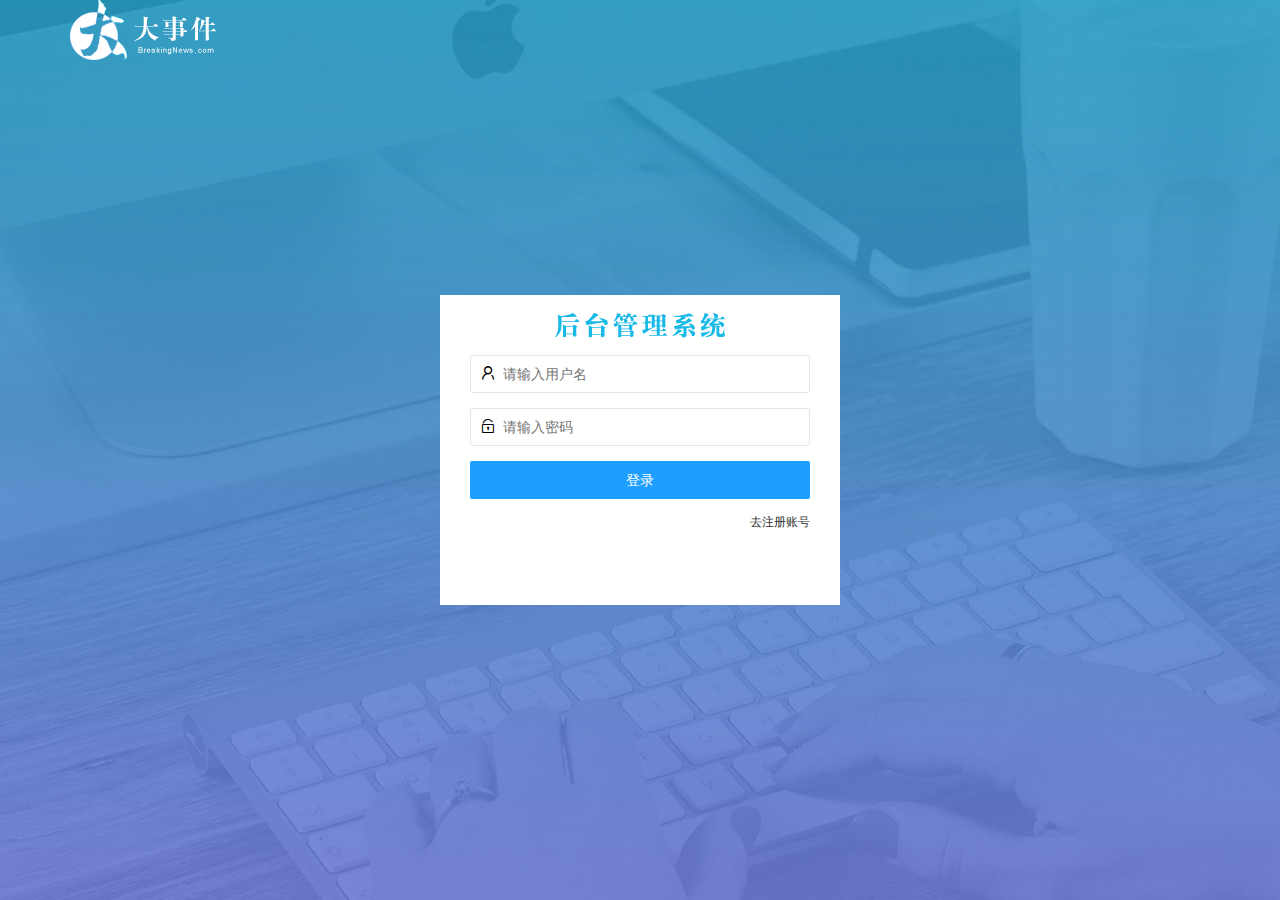
<file: login.html>
<!DOCTYPE html>
<html lang="en">

<head>
    <meta charset="UTF-8">
    <meta http-equiv="X-UA-Compatible" content="IE=edge">
    <meta name="viewport" content="width=device-width, initial-scale=1.0">
    <title>大世界登录/注册</title>
    <!-- 导入layui的样式 -->
    <link rel="stylesheet" href="/assets/lib/layui/css/layui.css" />
    <!-- 导入自己的样式表 -->
    <link rel="stylesheet" href="/assets/css/login.css" />
</head>

<body>
    <!-- 头部的logo区域 -->
    <div class="layui-main">
        <img src="/assets/images/logo.png" alt="" />
    </div>
    <!-- 登录注册区 -->
    <div class="loginAndRedBox">
        <div class="title-box"></div>
        <!-- 登录的div -->
        <div class="login-box">
            <!-- 表单 -->
            <form class="layui-form" id="form_login">
                <!-- 用户名 -->
                <div class="layui-form-item">
                    <i class="layui-icon layui-icon-username"></i>
                    <input type="text" name="username" required lay-verify="required" placeholder="请输入用户名" autocomplete="off" class="layui-input">
                </div>
                <!-- 密码 -->
                <div class="layui-form-item">
                    <i class="layui-icon layui-icon-password"></i>
                    <input type="password" name="password" required lay-verify="required|pwd" placeholder="请输入密码" autocomplete="off" class="layui-input">
                </div>
                <!-- 登录按钮  表单提交按钮和普通按钮的区别就是 lay-submit-->
                <div class="layui-form-item">
                    <button class="layui-btn layui-btn-fluid layui-btn-normal" lay-submit>登录</button>
                </div>
                <!-- 去注册账号 -->
                <div class="layui-form-item links">
                    <a href="javascript:;" id="link_reg">去注册账号</a>
                </div>
            </form>

        </div>
        <!-- 注册的div -->
        <div class="reg-box">
            <!-- 注册的表单 -->
            <form class="layui-form" id="form_reg">
                <!-- 用户名 -->
                <div class="layui-form-item">
                    <i class="layui-icon layui-icon-username"></i>
                    <input type="text" name="username" required lay-verify="required" placeholder="请输入用户名" autocomplete="off" class="layui-input">
                </div>
                <!-- 密码 -->
                <div class="layui-form-item">
                    <i class="layui-icon layui-icon-password"></i>
                    <input type="password" name="password" required lay-verify="required|pwd" placeholder="请输入密码" autocomplete="off" class="layui-input">
                </div>
                <!-- 密码确认框 -->
                <div class="layui-form-item">
                    <i class="layui-icon layui-icon-password"></i>
                    <input type="password" name="repassword" required lay-verify="required|pwd|repwd" placeholder="再次确认密码" autocomplete="off" class="layui-input">
                </div>
                <!-- 登录按钮  表单提交按钮和普通按钮的区别就是 lay-submit-->
                <div class="layui-form-item">
                    <button class="layui-btn layui-btn-fluid layui-btn-normal" lay-submit>注册</button>
                </div>
                <!-- 去注册账号 -->
                <div class="layui-form-item links">
                    <a href="javascript:;" id="link_login">去登录</a>
                </div>
            </form>

        </div>

    </div>
    <!-- 导入layui的js模块 -->
    <script src="/assets/lib/layui/layui.all.js"></script>
    <!-- 导入jquery -->
    <script src="/assets/lib/jquery.js"></script>
    <script src="/assets/js/baseAPI.js"></script>
    <!-- 导入自己的javascrip脚本 -->
    <script src="/assets/js/login.js"></script>
</body>

</html>
</file>
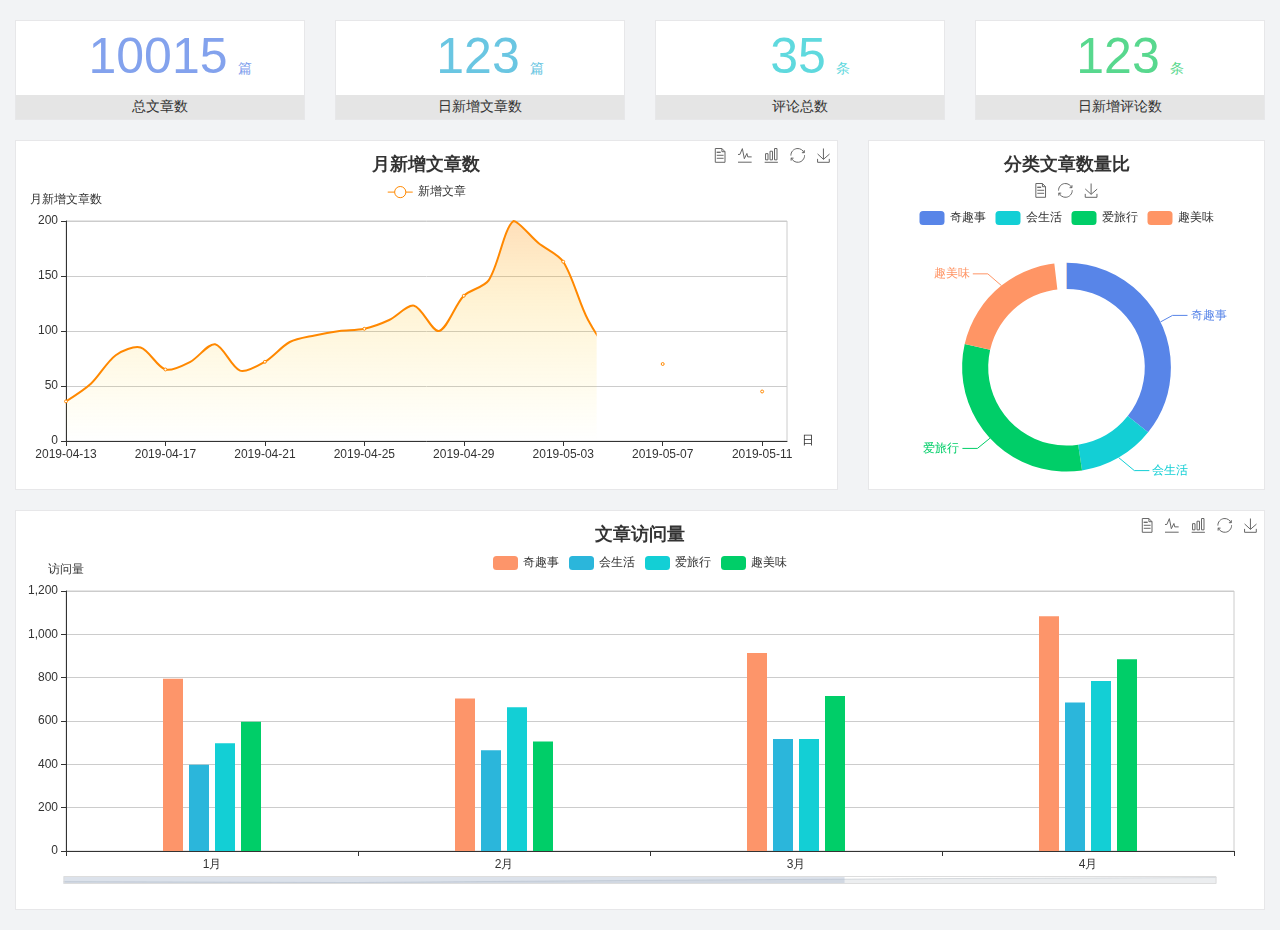
<file: home/dashboard.html>
<!DOCTYPE html>
<html lang="en">

<head>
  <meta charset="UTF-8">
  <meta name="viewport" content="width=device-width, initial-scale=1.0">
  <meta http-equiv="X-UA-Compatible" content="ie=edge">
  <title>图表统计</title>
  <link rel="stylesheet" href="../../assets/lib/bootstrap.css" />
  <link rel="stylesheet" href="../../assets/lib/main.css" />
  <script src="../../assets/lib/jquery.js"></script>
  <script type="text/javascript" src="../../assets/lib/echarts.min.js"></script>
</head>

<body>
  <div class="container-fluid">
    <div class="row spannel_list">
      <div class="col-sm-3 col-xs-6">
        <div class="spannel">
          <em>10015</em><span>篇</span>
          <b>总文章数</b>
        </div>
      </div>
      <div class="col-sm-3 col-xs-6">
        <div class="spannel scolor01">
          <em>123</em><span>篇</span>
          <b>日新增文章数</b>
        </div>
      </div>
      <div class="col-sm-3 col-xs-6">
        <div class="spannel scolor02">
          <em>35</em><span>条</span>
          <b>评论总数</b>
        </div>
      </div>
      <div class="col-sm-3 col-xs-6">
        <div class="spannel scolor03">
          <em>123</em><span>条</span>
          <b>日新增评论数</b>
        </div>
      </div>
    </div>
  </div>

  <div class="container-fluid">
    <div class="row curve-pie">
      <div class="col-lg-8 col-md-8">
        <div class="gragh_pannel" id="curve_show"></div>
      </div>
      <div class="col-lg-4 col-md-4">
        <div class="gragh_pannel" id="pie_show"></div>
      </div>
    </div>
  </div>

  <div class="container-fluid">
    <div class="column_pannel" id="column_show"></div>
  </div>

  <script>
    var oChart = echarts.init(document.getElementById('curve_show'));
    var aList_all = [
      { 'count': 36, 'date': '2019-04-13' },
      { 'count': 52, 'date': '2019-04-14' },
      { 'count': 78, 'date': '2019-04-15' },
      { 'count': 85, 'date': '2019-04-16' },
      { 'count': 65, 'date': '2019-04-17' },
      { 'count': 72, 'date': '2019-04-18' },
      { 'count': 88, 'date': '2019-04-19' },
      { 'count': 64, 'date': '2019-04-20' },
      { 'count': 72, 'date': '2019-04-21' },
      { 'count': 90, 'date': '2019-04-22' },
      { 'count': 96, 'date': '2019-04-23' },
      { 'count': 100, 'date': '2019-04-24' },
      { 'count': 102, 'date': '2019-04-25' },
      { 'count': 110, 'date': '2019-04-26' },
      { 'count': 123, 'date': '2019-04-27' },
      { 'count': 100, 'date': '2019-04-28' },
      { 'count': 132, 'date': '2019-04-29' },
      { 'count': 146, 'date': '2019-04-30' },
      { 'count': 200, 'date': '2019-05-01' },
      { 'count': 180, 'date': '2019-05-02' },
      { 'count': 163, 'date': '2019-05-03' },
      { 'count': 110, 'date': '2019-05-04' },
      { 'count': 80, 'date': '2019-05-05' },
      { 'count': 82, 'date': '2019-05-06' },
      { 'count': 70, 'date': '2019-05-07' },
      { 'count': 65, 'date': '2019-05-08' },
      { 'count': 54, 'date': '2019-05-09' },
      { 'count': 40, 'date': '2019-05-10' },
      { 'count': 45, 'date': '2019-05-11' },
      { 'count': 38, 'date': '2019-05-12' },
    ];

    let aCount = [];
    let aDate = [];

    for (var i = 0; i < aList_all.length; i++) {
      aCount.push(aList_all[i].count);
      aDate.push(aList_all[i].date);
    }

    var chartopt = {
      title: {
        text: '月新增文章数',
        left: 'center',
        top: '10'
      },
      tooltip: {
        trigger: 'axis'
      },
      legend: {
        data: ['新增文章'],
        top: '40'
      },
      toolbox: {
        show: true,
        feature: {
          mark: { show: true },
          dataView: { show: true, readOnly: false },
          magicType: { show: true, type: ['line', 'bar'] },
          restore: { show: true },
          saveAsImage: { show: true }
        }
      },
      calculable: true,
      xAxis: [
        {
          name: '日',
          type: 'category',
          boundaryGap: false,
          data: aDate
        }
      ],
      yAxis: [
        {
          name: '月新增文章数',
          type: 'value'
        }
      ],
      series: [
        {
          name: '新增文章',
          type: 'line',
          smooth: true,
          itemStyle: { normal: { areaStyle: { type: 'default' }, color: '#f80' }, lineStyle: { color: '#f80' } },
          data: aCount
        }],
      areaStyle: {
        normal: {
          color: new echarts.graphic.LinearGradient(0, 0, 0, 1, [{
            offset: 0,
            color: 'rgba(255,136,0,0.39)'
          }, {
            offset: .34,
            color: 'rgba(255,180,0,0.25)'
          }, {
            offset: 1,
            color: 'rgba(255,222,0,0.00)'
          }])

        }
      },
      grid: {
        show: true,
        x: 50,
        x2: 50,
        y: 80,
        height: 220
      }
    };

    oChart.setOption(chartopt);


    var oPie = echarts.init(document.getElementById('pie_show'));
    var oPieopt =
    {
      title: {
        top: 10,
        text: '分类文章数量比',
        x: 'center'
      },
      tooltip: {
        trigger: 'item',
        formatter: "{a} <br/>{b} : {c} ({d}%)"
      },
      color: ['#5885e8', '#13cfd5', '#00ce68', '#ff9565'],
      legend: {
        x: 'center',
        top: 65,
        data: ['奇趣事', '会生活', '爱旅行', '趣美味']
      },
      toolbox: {
        show: true,
        x: 'center',
        top: 35,
        feature: {
          mark: { show: true },
          dataView: { show: true, readOnly: false },
          magicType: {
            show: true,
            type: ['pie', 'funnel'],
            option: {
              funnel: {
                x: '25%',
                width: '50%',
                funnelAlign: 'left',
                max: 1548
              }
            }
          },
          restore: { show: true },
          saveAsImage: { show: true }
        }
      },
      calculable: true,
      series: [
        {
          name: '访问来源',
          type: 'pie',
          radius: ['45%', '60%'],
          center: ['50%', '65%'],
          data: [
            { value: 300, name: '奇趣事' },
            { value: 100, name: '会生活' },
            { value: 260, name: '爱旅行' },
            { value: 180, name: '趣美味' }
          ]
        }
      ]
    };
    oPie.setOption(oPieopt);



    var oColumn = this.echarts.init(document.getElementById('column_show'));
    var oColumnopt =
    {
      title: {
        text: '文章访问量',
        left: 'center',
        top: '10'
      },
      tooltip: {
        trigger: 'axis'
      },
      legend: {
        data: ['奇趣事', '会生活', '爱旅行', '趣美味'],
        top: '40'
      },
      toolbox: {
        show: true,
        feature: {
          mark: { show: true },
          dataView: { show: true, readOnly: false },
          magicType: { show: true, type: ['line', 'bar'] },
          restore: { show: true },
          saveAsImage: { show: true }
        }
      },
      calculable: true,
      xAxis: [
        {
          type: 'category',
          data: ['1月', '2月', '3月', '4月', '5月']
        }
      ],
      yAxis: [
        {
          name: '访问量',
          type: 'value'
        }
      ],
      series: [
        {
          name: '奇趣事',
          type: 'bar',
          barWidth: 20,
          itemStyle: {
            normal: { areaStyle: { type: 'default' }, color: '#fd956a' }
          },
          data: [800, 708, 920, 1090, 1200]
        },
        {
          name: '会生活',
          type: 'bar',
          barWidth: 20,
          itemStyle: {
            normal: { areaStyle: { type: 'default' }, color: '#2bb6db' }
          },
          data: [400, 468, 520, 690, 800]
        },
        {
          name: '爱旅行',
          type: 'bar',
          barWidth: 20,
          itemStyle: {
            normal: { areaStyle: { type: 'default' }, color: '#13cfd5' }
          },
          data: [500, 668, 520, 790, 900]
        },
        {
          name: '趣美味',
          type: 'bar',
          barWidth: 20,
          itemStyle: {
            normal: { areaStyle: { type: 'default' }, color: '#00ce68' }
          },
          data: [600, 508, 720, 890, 1000]
        }
      ],
      grid: {
        show: true,
        x: 50,
        x2: 30,
        y: 80,
        height: 260
      },
      dataZoom: [//给x轴设置滚动条
        {
          start: 0,//默认为0
          end: 100 - 1000 / 31,//默认为100
          type: 'slider',
          show: true,
          xAxisIndex: [0],
          handleSize: 0,//滑动条的 左右2个滑动条的大小
          height: 8,//组件高度
          left: 45, //左边的距离
          right: 50,//右边的距离
          bottom: 26,//右边的距离
          handleColor: '#ddd',//h滑动图标的颜色
          handleStyle: {
            borderColor: "#cacaca",
            borderWidth: "1",
            shadowBlur: 2,
            background: "#ddd",
            shadowColor: "#ddd",
          }
        }]
    };
    oColumn.setOption(oColumnopt);
  </script>
</body>

</html>
</file>
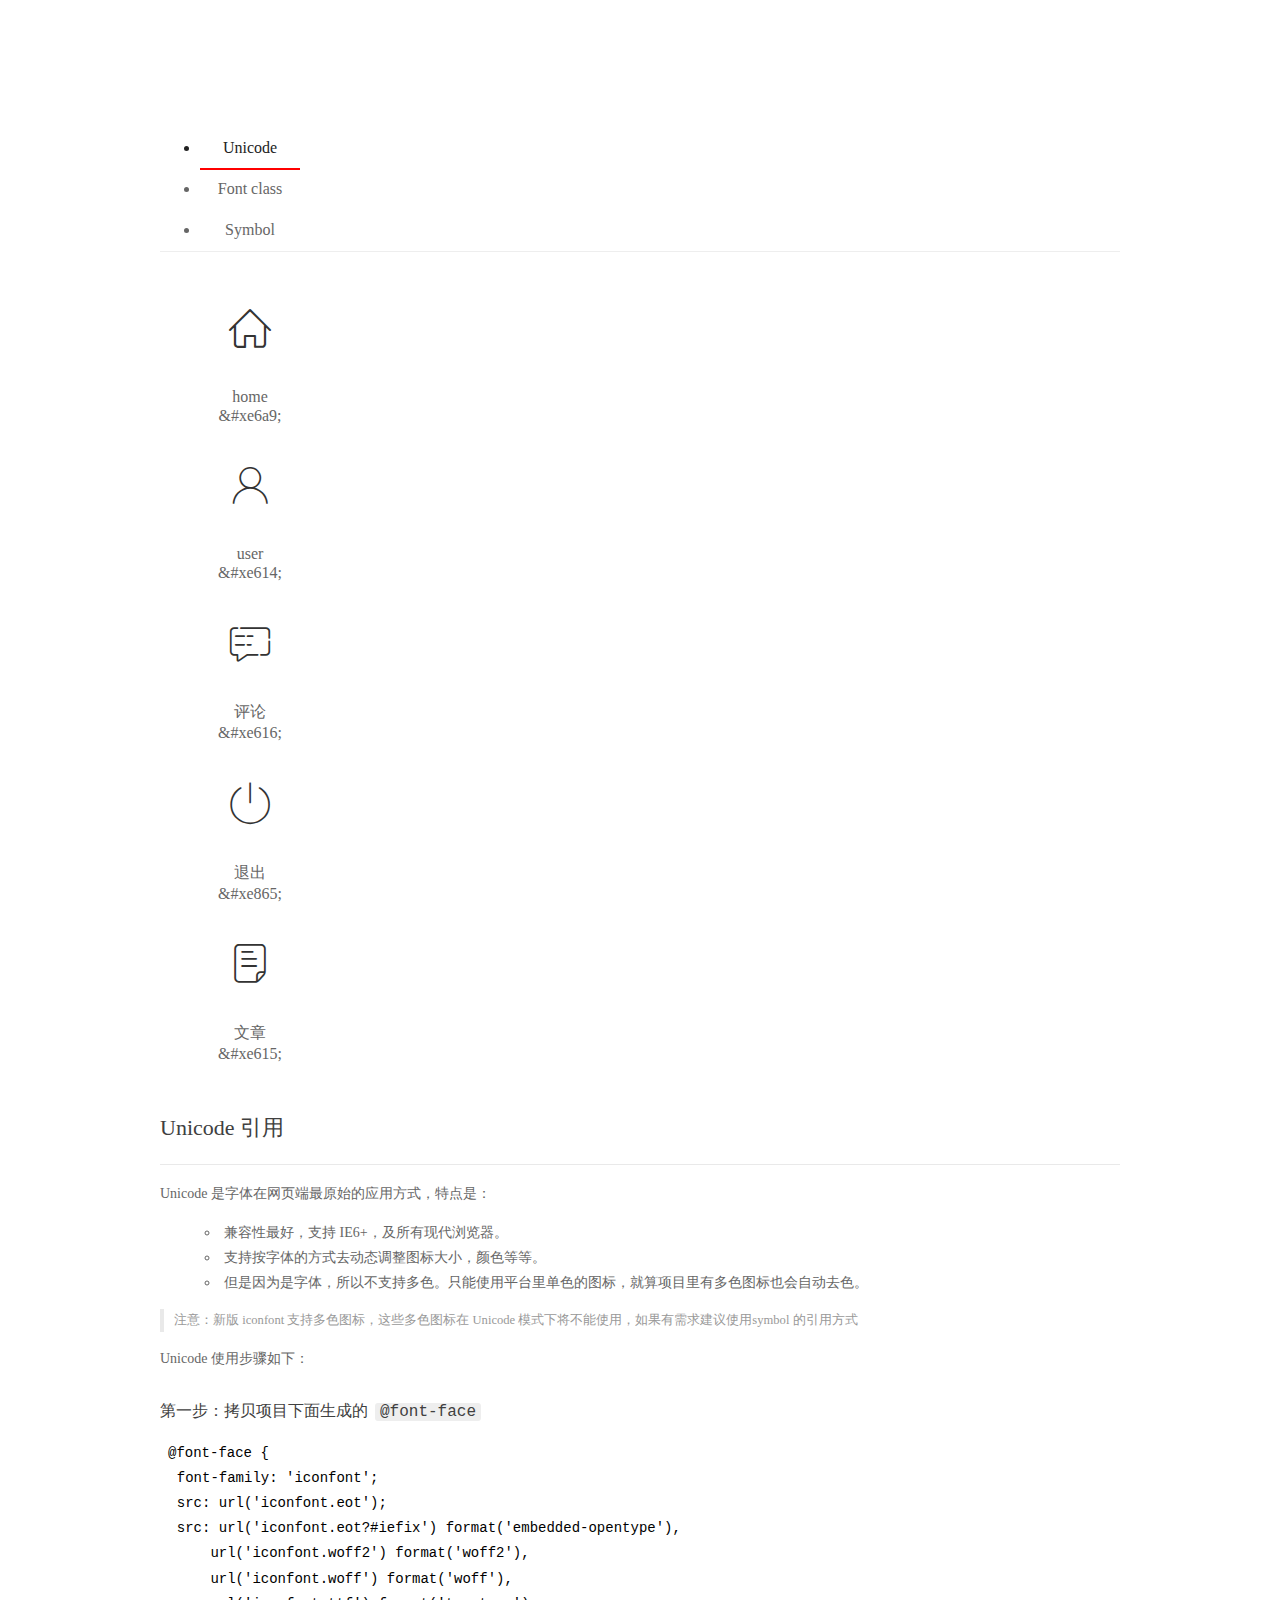
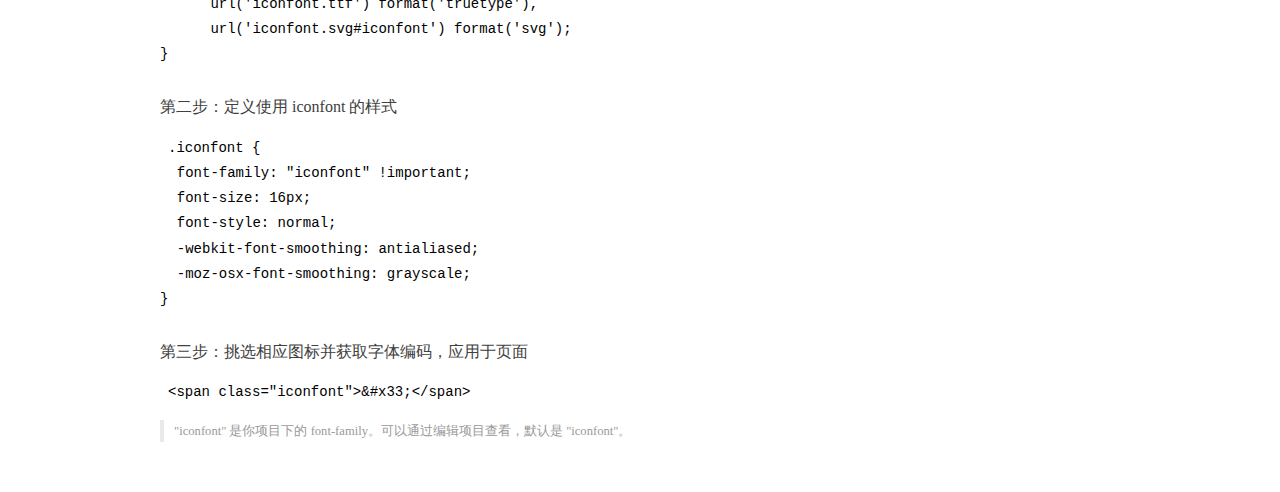
<file: assets/fonts/demo_index.html>
<!DOCTYPE html>
<html>
<head>
  <meta charset="utf-8"/>
  <title>IconFont Demo</title>
  <link rel="shortcut icon" href="https://gtms04.alicdn.com/tps/i4/TB1_oz6GVXXXXaFXpXXJDFnIXXX-64-64.ico" type="image/x-icon"/>
  <link rel="stylesheet" href="https://g.alicdn.com/thx/cube/1.3.2/cube.min.css">
  <link rel="stylesheet" href="demo.css">
  <link rel="stylesheet" href="iconfont.css">
  <script src="iconfont.js"></script>
  <!-- jQuery -->
  <script src="https://a1.alicdn.com/oss/uploads/2018/12/26/7bfddb60-08e8-11e9-9b04-53e73bb6408b.js"></script>
  <!-- 代码高亮 -->
  <script src="https://a1.alicdn.com/oss/uploads/2018/12/26/a3f714d0-08e6-11e9-8a15-ebf944d7534c.js"></script>
</head>
<body>
  <div class="main">
    <h1 class="logo"><a href="https://www.iconfont.cn/" title="iconfont 首页" target="_blank">&#xe86b;</a></h1>
    <div class="nav-tabs">
      <ul id="tabs" class="dib-box">
        <li class="dib active"><span>Unicode</span></li>
        <li class="dib"><span>Font class</span></li>
        <li class="dib"><span>Symbol</span></li>
      </ul>
      
    </div>
    <div class="tab-container">
      <div class="content unicode" style="display: block;">
          <ul class="icon_lists dib-box">
          
            <li class="dib">
              <span class="icon iconfont">&#xe6a9;</span>
                <div class="name">home</div>
                <div class="code-name">&amp;#xe6a9;</div>
              </li>
          
            <li class="dib">
              <span class="icon iconfont">&#xe614;</span>
                <div class="name">user</div>
                <div class="code-name">&amp;#xe614;</div>
              </li>
          
            <li class="dib">
              <span class="icon iconfont">&#xe616;</span>
                <div class="name">评论</div>
                <div class="code-name">&amp;#xe616;</div>
              </li>
          
            <li class="dib">
              <span class="icon iconfont">&#xe865;</span>
                <div class="name">退出</div>
                <div class="code-name">&amp;#xe865;</div>
              </li>
          
            <li class="dib">
              <span class="icon iconfont">&#xe615;</span>
                <div class="name">文章</div>
                <div class="code-name">&amp;#xe615;</div>
              </li>
          
          </ul>
          <div class="article markdown">
          <h2 id="unicode-">Unicode 引用</h2>
          <hr>

          <p>Unicode 是字体在网页端最原始的应用方式，特点是：</p>
          <ul>
            <li>兼容性最好，支持 IE6+，及所有现代浏览器。</li>
            <li>支持按字体的方式去动态调整图标大小，颜色等等。</li>
            <li>但是因为是字体，所以不支持多色。只能使用平台里单色的图标，就算项目里有多色图标也会自动去色。</li>
          </ul>
          <blockquote>
            <p>注意：新版 iconfont 支持多色图标，这些多色图标在 Unicode 模式下将不能使用，如果有需求建议使用symbol 的引用方式</p>
          </blockquote>
          <p>Unicode 使用步骤如下：</p>
          <h3 id="-font-face">第一步：拷贝项目下面生成的 <code>@font-face</code></h3>
<pre><code class="language-css"
>@font-face {
  font-family: 'iconfont';
  src: url('iconfont.eot');
  src: url('iconfont.eot?#iefix') format('embedded-opentype'),
      url('iconfont.woff2') format('woff2'),
      url('iconfont.woff') format('woff'),
      url('iconfont.ttf') format('truetype'),
      url('iconfont.svg#iconfont') format('svg');
}
</code></pre>
          <h3 id="-iconfont-">第二步：定义使用 iconfont 的样式</h3>
<pre><code class="language-css"
>.iconfont {
  font-family: "iconfont" !important;
  font-size: 16px;
  font-style: normal;
  -webkit-font-smoothing: antialiased;
  -moz-osx-font-smoothing: grayscale;
}
</code></pre>
          <h3 id="-">第三步：挑选相应图标并获取字体编码，应用于页面</h3>
<pre>
<code class="language-html"
>&lt;span class="iconfont"&gt;&amp;#x33;&lt;/span&gt;
</code></pre>
          <blockquote>
            <p>"iconfont" 是你项目下的 font-family。可以通过编辑项目查看，默认是 "iconfont"。</p>
          </blockquote>
          </div>
      </div>
      <div class="content font-class">
        <ul class="icon_lists dib-box">
          
          <li class="dib">
            <span class="icon iconfont icon-home"></span>
            <div class="name">
              home
            </div>
            <div class="code-name">.icon-home
            </div>
          </li>
          
          <li class="dib">
            <span class="icon iconfont icon-user"></span>
            <div class="name">
              user
            </div>
            <div class="code-name">.icon-user
            </div>
          </li>
          
          <li class="dib">
            <span class="icon iconfont icon-pinglun"></span>
            <div class="name">
              评论
            </div>
            <div class="code-name">.icon-pinglun
            </div>
          </li>
          
          <li class="dib">
            <span class="icon iconfont icon-tuichu"></span>
            <div class="name">
              退出
            </div>
            <div class="code-name">.icon-tuichu
            </div>
          </li>
          
          <li class="dib">
            <span class="icon iconfont icon-16"></span>
            <div class="name">
              文章
            </div>
            <div class="code-name">.icon-16
            </div>
          </li>
          
        </ul>
        <div class="article markdown">
        <h2 id="font-class-">font-class 引用</h2>
        <hr>

        <p>font-class 是 Unicode 使用方式的一种变种，主要是解决 Unicode 书写不直观，语意不明确的问题。</p>
        <p>与 Unicode 使用方式相比，具有如下特点：</p>
        <ul>
          <li>兼容性良好，支持 IE8+，及所有现代浏览器。</li>
          <li>相比于 Unicode 语意明确，书写更直观。可以很容易分辨这个 icon 是什么。</li>
          <li>因为使用 class 来定义图标，所以当要替换图标时，只需要修改 class 里面的 Unicode 引用。</li>
          <li>不过因为本质上还是使用的字体，所以多色图标还是不支持的。</li>
        </ul>
        <p>使用步骤如下：</p>
        <h3 id="-fontclass-">第一步：引入项目下面生成的 fontclass 代码：</h3>
<pre><code class="language-html">&lt;link rel="stylesheet" href="./iconfont.css"&gt;
</code></pre>
        <h3 id="-">第二步：挑选相应图标并获取类名，应用于页面：</h3>
<pre><code class="language-html">&lt;span class="iconfont icon-xxx"&gt;&lt;/span&gt;
</code></pre>
        <blockquote>
          <p>"
            iconfont" 是你项目下的 font-family。可以通过编辑项目查看，默认是 "iconfont"。</p>
        </blockquote>
      </div>
      </div>
      <div class="content symbol">
          <ul class="icon_lists dib-box">
          
            <li class="dib">
                <svg class="icon svg-icon" aria-hidden="true">
                  <use xlink:href="#icon-home"></use>
                </svg>
                <div class="name">home</div>
                <div class="code-name">#icon-home</div>
            </li>
          
            <li class="dib">
                <svg class="icon svg-icon" aria-hidden="true">
                  <use xlink:href="#icon-user"></use>
                </svg>
                <div class="name">user</div>
                <div class="code-name">#icon-user</div>
            </li>
          
            <li class="dib">
                <svg class="icon svg-icon" aria-hidden="true">
                  <use xlink:href="#icon-pinglun"></use>
                </svg>
                <div class="name">评论</div>
                <div class="code-name">#icon-pinglun</div>
            </li>
          
            <li class="dib">
                <svg class="icon svg-icon" aria-hidden="true">
                  <use xlink:href="#icon-tuichu"></use>
                </svg>
                <div class="name">退出</div>
                <div class="code-name">#icon-tuichu</div>
            </li>
          
            <li class="dib">
                <svg class="icon svg-icon" aria-hidden="true">
                  <use xlink:href="#icon-16"></use>
                </svg>
                <div class="name">文章</div>
                <div class="code-name">#icon-16</div>
            </li>
          
          </ul>
          <div class="article markdown">
          <h2 id="symbol-">Symbol 引用</h2>
          <hr>

          <p>这是一种全新的使用方式，应该说这才是未来的主流，也是平台目前推荐的用法。相关介绍可以参考这篇<a href="">文章</a>
            这种用法其实是做了一个 SVG 的集合，与另外两种相比具有如下特点：</p>
          <ul>
            <li>支持多色图标了，不再受单色限制。</li>
            <li>通过一些技巧，支持像字体那样，通过 <code>font-size</code>, <code>color</code> 来调整样式。</li>
            <li>兼容性较差，支持 IE9+，及现代浏览器。</li>
            <li>浏览器渲染 SVG 的性能一般，还不如 png。</li>
          </ul>
          <p>使用步骤如下：</p>
          <h3 id="-symbol-">第一步：引入项目下面生成的 symbol 代码：</h3>
<pre><code class="language-html">&lt;script src="./iconfont.js"&gt;&lt;/script&gt;
</code></pre>
          <h3 id="-css-">第二步：加入通用 CSS 代码（引入一次就行）：</h3>
<pre><code class="language-html">&lt;style&gt;
.icon {
  width: 1em;
  height: 1em;
  vertical-align: -0.15em;
  fill: currentColor;
  overflow: hidden;
}
&lt;/style&gt;
</code></pre>
          <h3 id="-">第三步：挑选相应图标并获取类名，应用于页面：</h3>
<pre><code class="language-html">&lt;svg class="icon" aria-hidden="true"&gt;
  &lt;use xlink:href="#icon-xxx"&gt;&lt;/use&gt;
&lt;/svg&gt;
</code></pre>
          </div>
      </div>

    </div>
  </div>
  <script>
  $(document).ready(function () {
      $('.tab-container .content:first').show()

      $('#tabs li').click(function (e) {
        var tabContent = $('.tab-container .content')
        var index = $(this).index()

        if ($(this).hasClass('active')) {
          return
        } else {
          $('#tabs li').removeClass('active')
          $(this).addClass('active')

          tabContent.hide().eq(index).fadeIn()
        }
      })
    })
  </script>
</body>
</html>
</file>
<file: assets/lib/layui/css/layui.css>
/** layui-v2.5.5 MIT License By https://www.layui.com */
 .layui-inline,img{display:inline-block;vertical-align:middle}h1,h2,h3,h4,h5,h6{font-weight:400}.layui-edge,.layui-header,.layui-inline,.layui-main{position:relative}.layui-body,.layui-edge,.layui-elip{overflow:hidden}.layui-btn,.layui-edge,.layui-inline,img{vertical-align:middle}.layui-btn,.layui-disabled,.layui-icon,.layui-unselect{-moz-user-select:none;-webkit-user-select:none;-ms-user-select:none}.layui-elip,.layui-form-checkbox span,.layui-form-pane .layui-form-label{text-overflow:ellipsis;white-space:nowrap}.layui-breadcrumb,.layui-tree-btnGroup{visibility:hidden}blockquote,body,button,dd,div,dl,dt,form,h1,h2,h3,h4,h5,h6,input,li,ol,p,pre,td,textarea,th,ul{margin:0;padding:0;-webkit-tap-highlight-color:rgba(0,0,0,0)}a:active,a:hover{outline:0}img{border:none}li{list-style:none}table{border-collapse:collapse;border-spacing:0}h4,h5,h6{font-size:100%}button,input,optgroup,option,select,textarea{font-family:inherit;font-size:inherit;font-style:inherit;font-weight:inherit;outline:0}pre{white-space:pre-wrap;white-space:-moz-pre-wrap;white-space:-pre-wrap;white-space:-o-pre-wrap;word-wrap:break-word}body{line-height:24px;font:14px Helvetica Neue,Helvetica,PingFang SC,Tahoma,Arial,sans-serif}hr{height:1px;margin:10px 0;border:0;clear:both}a{color:#333;text-decoration:none}a:hover{color:#777}a cite{font-style:normal;*cursor:pointer}.layui-border-box,.layui-border-box *{box-sizing:border-box}.layui-box,.layui-box *{box-sizing:content-box}.layui-clear{clear:both;*zoom:1}.layui-clear:after{content:'\20';clear:both;*zoom:1;display:block;height:0}.layui-inline{*display:inline;*zoom:1}.layui-edge{display:inline-block;width:0;height:0;border-width:6px;border-style:dashed;border-color:transparent}.layui-edge-top{top:-4px;border-bottom-color:#999;border-bottom-style:solid}.layui-edge-right{border-left-color:#999;border-left-style:solid}.layui-edge-bottom{top:2px;border-top-color:#999;border-top-style:solid}.layui-edge-left{border-right-color:#999;border-right-style:solid}.layui-disabled,.layui-disabled:hover{color:#d2d2d2!important;cursor:not-allowed!important}.layui-circle{border-radius:100%}.layui-show{display:block!important}.layui-hide{display:none!important}@font-face{font-family:layui-icon;src:url(../font/iconfont.eot?v=250);src:url(../font/iconfont.eot?v=250#iefix) format('embedded-opentype'),url(../font/iconfont.woff2?v=250) format('woff2'),url(../font/iconfont.woff?v=250) format('woff'),url(../font/iconfont.ttf?v=250) format('truetype'),url(../font/iconfont.svg?v=250#layui-icon) format('svg')}.layui-icon{font-family:layui-icon!important;font-size:16px;font-style:normal;-webkit-font-smoothing:antialiased;-moz-osx-font-smoothing:grayscale}.layui-icon-reply-fill:before{content:"\e611"}.layui-icon-set-fill:before{content:"\e614"}.layui-icon-menu-fill:before{content:"\e60f"}.layui-icon-search:before{content:"\e615"}.layui-icon-share:before{content:"\e641"}.layui-icon-set-sm:before{content:"\e620"}.layui-icon-engine:before{content:"\e628"}.layui-icon-close:before{content:"\1006"}.layui-icon-close-fill:before{content:"\1007"}.layui-icon-chart-screen:before{content:"\e629"}.layui-icon-star:before{content:"\e600"}.layui-icon-circle-dot:before{content:"\e617"}.layui-icon-chat:before{content:"\e606"}.layui-icon-release:before{content:"\e609"}.layui-icon-list:before{content:"\e60a"}.layui-icon-chart:before{content:"\e62c"}.layui-icon-ok-circle:before{content:"\1005"}.layui-icon-layim-theme:before{content:"\e61b"}.layui-icon-table:before{content:"\e62d"}.layui-icon-right:before{content:"\e602"}.layui-icon-left:before{content:"\e603"}.layui-icon-cart-simple:before{content:"\e698"}.layui-icon-face-cry:before{content:"\e69c"}.layui-icon-face-smile:before{content:"\e6af"}.layui-icon-survey:before{content:"\e6b2"}.layui-icon-tree:before{content:"\e62e"}.layui-icon-upload-circle:before{content:"\e62f"}.layui-icon-add-circle:before{content:"\e61f"}.layui-icon-download-circle:before{content:"\e601"}.layui-icon-templeate-1:before{content:"\e630"}.layui-icon-util:before{content:"\e631"}.layui-icon-face-surprised:before{content:"\e664"}.layui-icon-edit:before{content:"\e642"}.layui-icon-speaker:before{content:"\e645"}.layui-icon-down:before{content:"\e61a"}.layui-icon-file:before{content:"\e621"}.layui-icon-layouts:before{content:"\e632"}.layui-icon-rate-half:before{content:"\e6c9"}.layui-icon-add-circle-fine:before{content:"\e608"}.layui-icon-prev-circle:before{content:"\e633"}.layui-icon-read:before{content:"\e705"}.layui-icon-404:before{content:"\e61c"}.layui-icon-carousel:before{content:"\e634"}.layui-icon-help:before{content:"\e607"}.layui-icon-code-circle:before{content:"\e635"}.layui-icon-water:before{content:"\e636"}.layui-icon-username:before{content:"\e66f"}.layui-icon-find-fill:before{content:"\e670"}.layui-icon-about:before{content:"\e60b"}.layui-icon-location:before{content:"\e715"}.layui-icon-up:before{content:"\e619"}.layui-icon-pause:before{content:"\e651"}.layui-icon-date:before{content:"\e637"}.layui-icon-layim-uploadfile:before{content:"\e61d"}.layui-icon-delete:before{content:"\e640"}.layui-icon-play:before{content:"\e652"}.layui-icon-top:before{content:"\e604"}.layui-icon-friends:before{content:"\e612"}.layui-icon-refresh-3:before{content:"\e9aa"}.layui-icon-ok:before{content:"\e605"}.layui-icon-layer:before{content:"\e638"}.layui-icon-face-smile-fine:before{content:"\e60c"}.layui-icon-dollar:before{content:"\e659"}.layui-icon-group:before{content:"\e613"}.layui-icon-layim-download:before{content:"\e61e"}.layui-icon-picture-fine:before{content:"\e60d"}.layui-icon-link:before{content:"\e64c"}.layui-icon-diamond:before{content:"\e735"}.layui-icon-log:before{content:"\e60e"}.layui-icon-rate-solid:before{content:"\e67a"}.layui-icon-fonts-del:before{content:"\e64f"}.layui-icon-unlink:before{content:"\e64d"}.layui-icon-fonts-clear:before{content:"\e639"}.layui-icon-triangle-r:before{content:"\e623"}.layui-icon-circle:before{content:"\e63f"}.layui-icon-radio:before{content:"\e643"}.layui-icon-align-center:before{content:"\e647"}.layui-icon-align-right:before{content:"\e648"}.layui-icon-align-left:before{content:"\e649"}.layui-icon-loading-1:before{content:"\e63e"}.layui-icon-return:before{content:"\e65c"}.layui-icon-fonts-strong:before{content:"\e62b"}.layui-icon-upload:before{content:"\e67c"}.layui-icon-dialogue:before{content:"\e63a"}.layui-icon-video:before{content:"\e6ed"}.layui-icon-headset:before{content:"\e6fc"}.layui-icon-cellphone-fine:before{content:"\e63b"}.layui-icon-add-1:before{content:"\e654"}.layui-icon-face-smile-b:before{content:"\e650"}.layui-icon-fonts-html:before{content:"\e64b"}.layui-icon-form:before{content:"\e63c"}.layui-icon-cart:before{content:"\e657"}.layui-icon-camera-fill:before{content:"\e65d"}.layui-icon-tabs:before{content:"\e62a"}.layui-icon-fonts-code:before{content:"\e64e"}.layui-icon-fire:before{content:"\e756"}.layui-icon-set:before{content:"\e716"}.layui-icon-fonts-u:before{content:"\e646"}.layui-icon-triangle-d:before{content:"\e625"}.layui-icon-tips:before{content:"\e702"}.layui-icon-picture:before{content:"\e64a"}.layui-icon-more-vertical:before{content:"\e671"}.layui-icon-flag:before{content:"\e66c"}.layui-icon-loading:before{content:"\e63d"}.layui-icon-fonts-i:before{content:"\e644"}.layui-icon-refresh-1:before{content:"\e666"}.layui-icon-rmb:before{content:"\e65e"}.layui-icon-home:before{content:"\e68e"}.layui-icon-user:before{content:"\e770"}.layui-icon-notice:before{content:"\e667"}.layui-icon-login-weibo:before{content:"\e675"}.layui-icon-voice:before{content:"\e688"}.layui-icon-upload-drag:before{content:"\e681"}.layui-icon-login-qq:before{content:"\e676"}.layui-icon-snowflake:before{content:"\e6b1"}.layui-icon-file-b:before{content:"\e655"}.layui-icon-template:before{content:"\e663"}.layui-icon-auz:before{content:"\e672"}.layui-icon-console:before{content:"\e665"}.layui-icon-app:before{content:"\e653"}.layui-icon-prev:before{content:"\e65a"}.layui-icon-website:before{content:"\e7ae"}.layui-icon-next:before{content:"\e65b"}.layui-icon-component:before{content:"\e857"}.layui-icon-more:before{content:"\e65f"}.layui-icon-login-wechat:before{content:"\e677"}.layui-icon-shrink-right:before{content:"\e668"}.layui-icon-spread-left:before{content:"\e66b"}.layui-icon-camera:before{content:"\e660"}.layui-icon-note:before{content:"\e66e"}.layui-icon-refresh:before{content:"\e669"}.layui-icon-female:before{content:"\e661"}.layui-icon-male:before{content:"\e662"}.layui-icon-password:before{content:"\e673"}.layui-icon-senior:before{content:"\e674"}.layui-icon-theme:before{content:"\e66a"}.layui-icon-tread:before{content:"\e6c5"}.layui-icon-praise:before{content:"\e6c6"}.layui-icon-star-fill:before{content:"\e658"}.layui-icon-rate:before{content:"\e67b"}.layui-icon-template-1:before{content:"\e656"}.layui-icon-vercode:before{content:"\e679"}.layui-icon-cellphone:before{content:"\e678"}.layui-icon-screen-full:before{content:"\e622"}.layui-icon-screen-restore:before{content:"\e758"}.layui-icon-cols:before{content:"\e610"}.layui-icon-export:before{content:"\e67d"}.layui-icon-print:before{content:"\e66d"}.layui-icon-slider:before{content:"\e714"}.layui-icon-addition:before{content:"\e624"}.layui-icon-subtraction:before{content:"\e67e"}.layui-icon-service:before{content:"\e626"}.layui-icon-transfer:before{content:"\e691"}.layui-main{width:1140px;margin:0 auto}.layui-header{z-index:1000;height:60px}.layui-header a:hover{transition:all .5s;-webkit-transition:all .5s}.layui-side{position:fixed;left:0;top:0;bottom:0;z-index:999;width:200px;overflow-x:hidden}.layui-side-scroll{position:relative;width:220px;height:100%;overflow-x:hidden}.layui-body{position:absolute;left:200px;right:0;top:0;bottom:0;z-index:998;width:auto;overflow-y:auto;box-sizing:border-box}.layui-layout-body{overflow:hidden}.layui-layout-admin .layui-header{background-color:#23262E}.layui-layout-admin .layui-side{top:60px;width:200px;overflow-x:hidden}.layui-layout-admin .layui-body{position:fixed;top:60px;bottom:44px}.layui-layout-admin .layui-main{width:auto;margin:0 15px}.layui-layout-admin .layui-footer{position:fixed;left:200px;right:0;bottom:0;height:44px;line-height:44px;padding:0 15px;background-color:#eee}.layui-layout-admin .layui-logo{position:absolute;left:0;top:0;width:200px;height:100%;line-height:60px;text-align:center;color:#009688;font-size:16px}.layui-layout-admin .layui-header .layui-nav{background:0 0}.layui-layout-left{position:absolute!important;left:200px;top:0}.layui-layout-right{position:absolute!important;right:0;top:0}.layui-container{position:relative;margin:0 auto;padding:0 15px;box-sizing:border-box}.layui-fluid{position:relative;margin:0 auto;padding:0 15px}.layui-row:after,.layui-row:before{content:'';display:block;clear:both}.layui-col-lg1,.layui-col-lg10,.layui-col-lg11,.layui-col-lg12,.layui-col-lg2,.layui-col-lg3,.layui-col-lg4,.layui-col-lg5,.layui-col-lg6,.layui-col-lg7,.layui-col-lg8,.layui-col-lg9,.layui-col-md1,.layui-col-md10,.layui-col-md11,.layui-col-md12,.layui-col-md2,.layui-col-md3,.layui-col-md4,.layui-col-md5,.layui-col-md6,.layui-col-md7,.layui-col-md8,.layui-col-md9,.layui-col-sm1,.layui-col-sm10,.layui-col-sm11,.layui-col-sm12,.layui-col-sm2,.layui-col-sm3,.layui-col-sm4,.layui-col-sm5,.layui-col-sm6,.layui-col-sm7,.layui-col-sm8,.layui-col-sm9,.layui-col-xs1,.layui-col-xs10,.layui-col-xs11,.layui-col-xs12,.layui-col-xs2,.layui-col-xs3,.layui-col-xs4,.layui-col-xs5,.layui-col-xs6,.layui-col-xs7,.layui-col-xs8,.layui-col-xs9{position:relative;display:block;box-sizing:border-box}.layui-col-xs1,.layui-col-xs10,.layui-col-xs11,.layui-col-xs12,.layui-col-xs2,.layui-col-xs3,.layui-col-xs4,.layui-col-xs5,.layui-col-xs6,.layui-col-xs7,.layui-col-xs8,.layui-col-xs9{float:left}.layui-col-xs1{width:8.33333333%}.layui-col-xs2{width:16.66666667%}.layui-col-xs3{width:25%}.layui-col-xs4{width:33.33333333%}.layui-col-xs5{width:41.66666667%}.layui-col-xs6{width:50%}.layui-col-xs7{width:58.33333333%}.layui-col-xs8{width:66.66666667%}.layui-col-xs9{width:75%}.layui-col-xs10{width:83.33333333%}.layui-col-xs11{width:91.66666667%}.layui-col-xs12{width:100%}.layui-col-xs-offset1{margin-left:8.33333333%}.layui-col-xs-offset2{margin-left:16.66666667%}.layui-col-xs-offset3{margin-left:25%}.layui-col-xs-offset4{margin-left:33.33333333%}.layui-col-xs-offset5{margin-left:41.66666667%}.layui-col-xs-offset6{margin-left:50%}.layui-col-xs-offset7{margin-left:58.33333333%}.layui-col-xs-offset8{margin-left:66.66666667%}.layui-col-xs-offset9{margin-left:75%}.layui-col-xs-offset10{margin-left:83.33333333%}.layui-col-xs-offset11{margin-left:91.66666667%}.layui-col-xs-offset12{margin-left:100%}@media screen and (max-width:768px){.layui-hide-xs{display:none!important}.layui-show-xs-block{display:block!important}.layui-show-xs-inline{display:inline!important}.layui-show-xs-inline-block{display:inline-block!important}}@media screen and (min-width:768px){.layui-container{width:750px}.layui-hide-sm{display:none!important}.layui-show-sm-block{display:block!important}.layui-show-sm-inline{display:inline!important}.layui-show-sm-inline-block{display:inline-block!important}.layui-col-sm1,.layui-col-sm10,.layui-col-sm11,.layui-col-sm12,.layui-col-sm2,.layui-col-sm3,.layui-col-sm4,.layui-col-sm5,.layui-col-sm6,.layui-col-sm7,.layui-col-sm8,.layui-col-sm9{float:left}.layui-col-sm1{width:8.33333333%}.layui-col-sm2{width:16.66666667%}.layui-col-sm3{width:25%}.layui-col-sm4{width:33.33333333%}.layui-col-sm5{width:41.66666667%}.layui-col-sm6{width:50%}.layui-col-sm7{width:58.33333333%}.layui-col-sm8{width:66.66666667%}.layui-col-sm9{width:75%}.layui-col-sm10{width:83.33333333%}.layui-col-sm11{width:91.66666667%}.layui-col-sm12{width:100%}.layui-col-sm-offset1{margin-left:8.33333333%}.layui-col-sm-offset2{margin-left:16.66666667%}.layui-col-sm-offset3{margin-left:25%}.layui-col-sm-offset4{margin-left:33.33333333%}.layui-col-sm-offset5{margin-left:41.66666667%}.layui-col-sm-offset6{margin-left:50%}.layui-col-sm-offset7{margin-left:58.33333333%}.layui-col-sm-offset8{margin-left:66.66666667%}.layui-col-sm-offset9{margin-left:75%}.layui-col-sm-offset10{margin-left:83.33333333%}.layui-col-sm-offset11{margin-left:91.66666667%}.layui-col-sm-offset12{margin-left:100%}}@media screen and (min-width:992px){.layui-container{width:970px}.layui-hide-md{display:none!important}.layui-show-md-block{display:block!important}.layui-show-md-inline{display:inline!important}.layui-show-md-inline-block{display:inline-block!important}.layui-col-md1,.layui-col-md10,.layui-col-md11,.layui-col-md12,.layui-col-md2,.layui-col-md3,.layui-col-md4,.layui-col-md5,.layui-col-md6,.layui-col-md7,.layui-col-md8,.layui-col-md9{float:left}.layui-col-md1{width:8.33333333%}.layui-col-md2{width:16.66666667%}.layui-col-md3{width:25%}.layui-col-md4{width:33.33333333%}.layui-col-md5{width:41.66666667%}.layui-col-md6{width:50%}.layui-col-md7{width:58.33333333%}.layui-col-md8{width:66.66666667%}.layui-col-md9{width:75%}.layui-col-md10{width:83.33333333%}.layui-col-md11{width:91.66666667%}.layui-col-md12{width:100%}.layui-col-md-offset1{margin-left:8.33333333%}.layui-col-md-offset2{margin-left:16.66666667%}.layui-col-md-offset3{margin-left:25%}.layui-col-md-offset4{margin-left:33.33333333%}.layui-col-md-offset5{margin-left:41.66666667%}.layui-col-md-offset6{margin-left:50%}.layui-col-md-offset7{margin-left:58.33333333%}.layui-col-md-offset8{margin-left:66.66666667%}.layui-col-md-offset9{margin-left:75%}.layui-col-md-offset10{margin-left:83.33333333%}.layui-col-md-offset11{margin-left:91.66666667%}.layui-col-md-offset12{margin-left:100%}}@media screen and (min-width:1200px){.layui-container{width:1170px}.layui-hide-lg{display:none!important}.layui-show-lg-block{display:block!important}.layui-show-lg-inline{display:inline!important}.layui-show-lg-inline-block{display:inline-block!important}.layui-col-lg1,.layui-col-lg10,.layui-col-lg11,.layui-col-lg12,.layui-col-lg2,.layui-col-lg3,.layui-col-lg4,.layui-col-lg5,.layui-col-lg6,.layui-col-lg7,.layui-col-lg8,.layui-col-lg9{float:left}.layui-col-lg1{width:8.33333333%}.layui-col-lg2{width:16.66666667%}.layui-col-lg3{width:25%}.layui-col-lg4{width:33.33333333%}.layui-col-lg5{width:41.66666667%}.layui-col-lg6{width:50%}.layui-col-lg7{width:58.33333333%}.layui-col-lg8{width:66.66666667%}.layui-col-lg9{width:75%}.layui-col-lg10{width:83.33333333%}.layui-col-lg11{width:91.66666667%}.layui-col-lg12{width:100%}.layui-col-lg-offset1{margin-left:8.33333333%}.layui-col-lg-offset2{margin-left:16.66666667%}.layui-col-lg-offset3{margin-left:25%}.layui-col-lg-offset4{margin-left:33.33333333%}.layui-col-lg-offset5{margin-left:41.66666667%}.layui-col-lg-offset6{margin-left:50%}.layui-col-lg-offset7{margin-left:58.33333333%}.layui-col-lg-offset8{margin-left:66.66666667%}.layui-col-lg-offset9{margin-left:75%}.layui-col-lg-offset10{margin-left:83.33333333%}.layui-col-lg-offset11{margin-left:91.66666667%}.layui-col-lg-offset12{margin-left:100%}}.layui-col-space1{margin:-.5px}.layui-col-space1>*{padding:.5px}.layui-col-space3{margin:-1.5px}.layui-col-space3>*{padding:1.5px}.layui-col-space5{margin:-2.5px}.layui-col-space5>*{padding:2.5px}.layui-col-space8{margin:-3.5px}.layui-col-space8>*{padding:3.5px}.layui-col-space10{margin:-5px}.layui-col-space10>*{padding:5px}.layui-col-space12{margin:-6px}.layui-col-space12>*{padding:6px}.layui-col-space15{margin:-7.5px}.layui-col-space15>*{padding:7.5px}.layui-col-space18{margin:-9px}.layui-col-space18>*{padding:9px}.layui-col-space20{margin:-10px}.layui-col-space20>*{padding:10px}.layui-col-space22{margin:-11px}.layui-col-space22>*{padding:11px}.layui-col-space25{margin:-12.5px}.layui-col-space25>*{padding:12.5px}.layui-col-space30{margin:-15px}.layui-col-space30>*{padding:15px}.layui-btn,.layui-input,.layui-select,.layui-textarea,.layui-upload-button{outline:0;-webkit-appearance:none;transition:all .3s;-webkit-transition:all .3s;box-sizing:border-box}.layui-elem-quote{margin-bottom:10px;padding:15px;line-height:22px;border-left:5px solid #009688;border-radius:0 2px 2px 0;background-color:#f2f2f2}.layui-quote-nm{border-style:solid;border-width:1px 1px 1px 5px;background:0 0}.layui-elem-field{margin-bottom:10px;padding:0;border-width:1px;border-style:solid}.layui-elem-field legend{margin-left:20px;padding:0 10px;font-size:20px;font-weight:300}.layui-field-title{margin:10px 0 20px;border-width:1px 0 0}.layui-field-box{padding:10px 15px}.layui-field-title .layui-field-box{padding:10px 0}.layui-progress{position:relative;height:6px;border-radius:20px;background-color:#e2e2e2}.layui-progress-bar{position:absolute;left:0;top:0;width:0;max-width:100%;height:6px;border-radius:20px;text-align:right;background-color:#5FB878;transition:all .3s;-webkit-transition:all .3s}.layui-progress-big,.layui-progress-big .layui-progress-bar{height:18px;line-height:18px}.layui-progress-text{position:relative;top:-20px;line-height:18px;font-size:12px;color:#666}.layui-progress-big .layui-progress-text{position:static;padding:0 10px;color:#fff}.layui-collapse{border-width:1px;border-style:solid;border-radius:2px}.layui-colla-content,.layui-colla-item{border-top-width:1px;border-top-style:solid}.layui-colla-item:first-child{border-top:none}.layui-colla-title{position:relative;height:42px;line-height:42px;padding:0 15px 0 35px;color:#333;background-color:#f2f2f2;cursor:pointer;font-size:14px;overflow:hidden}.layui-colla-content{display:none;padding:10px 15px;line-height:22px;color:#666}.layui-colla-icon{position:absolute;left:15px;top:0;font-size:14px}.layui-card{margin-bottom:15px;border-radius:2px;background-color:#fff;box-shadow:0 1px 2px 0 rgba(0,0,0,.05)}.layui-card:last-child{margin-bottom:0}.layui-card-header{position:relative;height:42px;line-height:42px;padding:0 15px;border-bottom:1px solid #f6f6f6;color:#333;border-radius:2px 2px 0 0;font-size:14px}.layui-bg-black,.layui-bg-blue,.layui-bg-cyan,.layui-bg-green,.layui-bg-orange,.layui-bg-red{color:#fff!important}.layui-card-body{position:relative;padding:10px 15px;line-height:24px}.layui-card-body[pad15]{padding:15px}.layui-card-body[pad20]{padding:20px}.layui-card-body .layui-table{margin:5px 0}.layui-card .layui-tab{margin:0}.layui-panel-window{position:relative;padding:15px;border-radius:0;border-top:5px solid #E6E6E6;background-color:#fff}.layui-auxiliar-moving{position:fixed;left:0;right:0;top:0;bottom:0;width:100%;height:100%;background:0 0;z-index:9999999999}.layui-form-label,.layui-form-mid,.layui-form-select,.layui-input-block,.layui-input-inline,.layui-textarea{position:relative}.layui-bg-red{background-color:#FF5722!important}.layui-bg-orange{background-color:#FFB800!important}.layui-bg-green{background-color:#009688!important}.layui-bg-cyan{background-color:#2F4056!important}.layui-bg-blue{background-color:#1E9FFF!important}.layui-bg-black{background-color:#393D49!important}.layui-bg-gray{background-color:#eee!important;color:#666!important}.layui-badge-rim,.layui-colla-content,.layui-colla-item,.layui-collapse,.layui-elem-field,.layui-form-pane .layui-form-item[pane],.layui-form-pane .layui-form-label,.layui-input,.layui-layedit,.layui-layedit-tool,.layui-quote-nm,.layui-select,.layui-tab-bar,.layui-tab-card,.layui-tab-title,.layui-tab-title .layui-this:after,.layui-textarea{border-color:#e6e6e6}.layui-timeline-item:before,hr{background-color:#e6e6e6}.layui-text{line-height:22px;font-size:14px;color:#666}.layui-text h1,.layui-text h2,.layui-text h3{font-weight:500;color:#333}.layui-text h1{font-size:30px}.layui-text h2{font-size:24px}.layui-text h3{font-size:18px}.layui-text a:not(.layui-btn){color:#01AAED}.layui-text a:not(.layui-btn):hover{text-decoration:underline}.layui-text ul{padding:5px 0 5px 15px}.layui-text ul li{margin-top:5px;list-style-type:disc}.layui-text em,.layui-word-aux{color:#999!important;padding:0 5px!important}.layui-btn{display:inline-block;height:38px;line-height:38px;padding:0 18px;background-color:#009688;color:#fff;white-space:nowrap;text-align:center;font-size:14px;border:none;border-radius:2px;cursor:pointer}.layui-btn:hover{opacity:.8;filter:alpha(opacity=80);color:#fff}.layui-btn:active{opacity:1;filter:alpha(opacity=100)}.layui-btn+.layui-btn{margin-left:10px}.layui-btn-container{font-size:0}.layui-btn-container .layui-btn{margin-right:10px;margin-bottom:10px}.layui-btn-container .layui-btn+.layui-btn{margin-left:0}.layui-table .layui-btn-container .layui-btn{margin-bottom:9px}.layui-btn-radius{border-radius:100px}.layui-btn .layui-icon{margin-right:3px;font-size:18px;vertical-align:bottom;vertical-align:middle\9}.layui-btn-primary{border:1px solid #C9C9C9;background-color:#fff;color:#555}.layui-btn-primary:hover{border-color:#009688;color:#333}.layui-btn-normal{background-color:#1E9FFF}.layui-btn-warm{background-color:#FFB800}.layui-btn-danger{background-color:#FF5722}.layui-btn-checked{background-color:#5FB878}.layui-btn-disabled,.layui-btn-disabled:active,.layui-btn-disabled:hover{border:1px solid #e6e6e6;background-color:#FBFBFB;color:#C9C9C9;cursor:not-allowed;opacity:1}.layui-btn-lg{height:44px;line-height:44px;padding:0 25px;font-size:16px}.layui-btn-sm{height:30px;line-height:30px;padding:0 10px;font-size:12px}.layui-btn-sm i{font-size:16px!important}.layui-btn-xs{height:22px;line-height:22px;padding:0 5px;font-size:12px}.layui-btn-xs i{font-size:14px!important}.layui-btn-group{display:inline-block;vertical-align:middle;font-size:0}.layui-btn-group .layui-btn{margin-left:0!important;margin-right:0!important;border-left:1px solid rgba(255,255,255,.5);border-radius:0}.layui-btn-group .layui-btn-primary{border-left:none}.layui-btn-group .layui-btn-primary:hover{border-color:#C9C9C9;color:#009688}.layui-btn-group .layui-btn:first-child{border-left:none;border-radius:2px 0 0 2px}.layui-btn-group .layui-btn-primary:first-child{border-left:1px solid #c9c9c9}.layui-btn-group .layui-btn:last-child{border-radius:0 2px 2px 0}.layui-btn-group .layui-btn+.layui-btn{margin-left:0}.layui-btn-group+.layui-btn-group{margin-left:10px}.layui-btn-fluid{width:100%}.layui-input,.layui-select,.layui-textarea{height:38px;line-height:1.3;line-height:38px\9;border-width:1px;border-style:solid;background-color:#fff;border-radius:2px}.layui-input::-webkit-input-placeholder,.layui-select::-webkit-input-placeholder,.layui-textarea::-webkit-input-placeholder{line-height:1.3}.layui-input,.layui-textarea{display:block;width:100%;padding-left:10px}.layui-input:hover,.layui-textarea:hover{border-color:#D2D2D2!important}.layui-input:focus,.layui-textarea:focus{border-color:#C9C9C9!important}.layui-textarea{min-height:100px;height:auto;line-height:20px;padding:6px 10px;resize:vertical}.layui-select{padding:0 10px}.layui-form input[type=checkbox],.layui-form input[type=radio],.layui-form select{display:none}.layui-form [lay-ignore]{display:initial}.layui-form-item{margin-bottom:15px;clear:both;*zoom:1}.layui-form-item:after{content:'\20';clear:both;*zoom:1;display:block;height:0}.layui-form-label{float:left;display:block;padding:9px 15px;width:80px;font-weight:400;line-height:20px;text-align:right}.layui-form-label-col{display:block;float:none;padding:9px 0;line-height:20px;text-align:left}.layui-form-item .layui-inline{margin-bottom:5px;margin-right:10px}.layui-input-block{margin-left:110px;min-height:36px}.layui-input-inline{display:inline-block;vertical-align:middle}.layui-form-item .layui-input-inline{float:left;width:190px;margin-right:10px}.layui-form-text .layui-input-inline{width:auto}.layui-form-mid{float:left;display:block;padding:9px 0!important;line-height:20px;margin-right:10px}.layui-form-danger+.layui-form-select .layui-input,.layui-form-danger:focus{border-color:#FF5722!important}.layui-form-select .layui-input{padding-right:30px;cursor:pointer}.layui-form-select .layui-edge{position:absolute;right:10px;top:50%;margin-top:-3px;cursor:pointer;border-width:6px;border-top-color:#c2c2c2;border-top-style:solid;transition:all .3s;-webkit-transition:all .3s}.layui-form-select dl{display:none;position:absolute;left:0;top:42px;padding:5px 0;z-index:899;min-width:100%;border:1px solid #d2d2d2;max-height:300px;overflow-y:auto;background-color:#fff;border-radius:2px;box-shadow:0 2px 4px rgba(0,0,0,.12);box-sizing:border-box}.layui-form-select dl dd,.layui-form-select dl dt{padding:0 10px;line-height:36px;white-space:nowrap;overflow:hidden;text-overflow:ellipsis}.layui-form-select dl dt{font-size:12px;color:#999}.layui-form-select dl dd{cursor:pointer}.layui-form-select dl dd:hover{background-color:#f2f2f2;-webkit-transition:.5s all;transition:.5s all}.layui-form-select .layui-select-group dd{padding-left:20px}.layui-form-select dl dd.layui-select-tips{padding-left:10px!important;color:#999}.layui-form-select dl dd.layui-this{background-color:#5FB878;color:#fff}.layui-form-checkbox,.layui-form-select dl dd.layui-disabled{background-color:#fff}.layui-form-selected dl{display:block}.layui-form-checkbox,.layui-form-checkbox *,.layui-form-switch{display:inline-block;vertical-align:middle}.layui-form-selected .layui-edge{margin-top:-9px;-webkit-transform:rotate(180deg);transform:rotate(180deg);margin-top:-3px\9}:root .layui-form-selected .layui-edge{margin-top:-9px\0/IE9}.layui-form-selectup dl{top:auto;bottom:42px}.layui-select-none{margin:5px 0;text-align:center;color:#999}.layui-select-disabled .layui-disabled{border-color:#eee!important}.layui-select-disabled .layui-edge{border-top-color:#d2d2d2}.layui-form-checkbox{position:relative;height:30px;line-height:30px;margin-right:10px;padding-right:30px;cursor:pointer;font-size:0;-webkit-transition:.1s linear;transition:.1s linear;box-sizing:border-box}.layui-form-checkbox span{padding:0 10px;height:100%;font-size:14px;border-radius:2px 0 0 2px;background-color:#d2d2d2;color:#fff;overflow:hidden}.layui-form-checkbox:hover span{background-color:#c2c2c2}.layui-form-checkbox i{position:absolute;right:0;top:0;width:30px;height:28px;border:1px solid #d2d2d2;border-left:none;border-radius:0 2px 2px 0;color:#fff;font-size:20px;text-align:center}.layui-form-checkbox:hover i{border-color:#c2c2c2;color:#c2c2c2}.layui-form-checked,.layui-form-checked:hover{border-color:#5FB878}.layui-form-checked span,.layui-form-checked:hover span{background-color:#5FB878}.layui-form-checked i,.layui-form-checked:hover i{color:#5FB878}.layui-form-item .layui-form-checkbox{margin-top:4px}.layui-form-checkbox[lay-skin=primary]{height:auto!important;line-height:normal!important;min-width:18px;min-height:18px;border:none!important;margin-right:0;padding-left:28px;padding-right:0;background:0 0}.layui-form-checkbox[lay-skin=primary] span{padding-left:0;padding-right:15px;line-height:18px;background:0 0;color:#666}.layui-form-checkbox[lay-skin=primary] i{right:auto;left:0;width:16px;height:16px;line-height:16px;border:1px solid #d2d2d2;font-size:12px;border-radius:2px;background-color:#fff;-webkit-transition:.1s linear;transition:.1s linear}.layui-form-checkbox[lay-skin=primary]:hover i{border-color:#5FB878;color:#fff}.layui-form-checked[lay-skin=primary] i{border-color:#5FB878!important;background-color:#5FB878;color:#fff}.layui-checkbox-disbaled[lay-skin=primary] span{background:0 0!important;color:#c2c2c2}.layui-checkbox-disbaled[lay-skin=primary]:hover i{border-color:#d2d2d2}.layui-form-item .layui-form-checkbox[lay-skin=primary]{margin-top:10px}.layui-form-switch{position:relative;height:22px;line-height:22px;min-width:35px;padding:0 5px;margin-top:8px;border:1px solid #d2d2d2;border-radius:20px;cursor:pointer;background-color:#fff;-webkit-transition:.1s linear;transition:.1s linear}.layui-form-switch i{position:absolute;left:5px;top:3px;width:16px;height:16px;border-radius:20px;background-color:#d2d2d2;-webkit-transition:.1s linear;transition:.1s linear}.layui-form-switch em{position:relative;top:0;width:25px;margin-left:21px;padding:0!important;text-align:center!important;color:#999!important;font-style:normal!important;font-size:12px}.layui-form-onswitch{border-color:#5FB878;background-color:#5FB878}.layui-checkbox-disbaled,.layui-checkbox-disbaled i{border-color:#e2e2e2!important}.layui-form-onswitch i{left:100%;margin-left:-21px;background-color:#fff}.layui-form-onswitch em{margin-left:5px;margin-right:21px;color:#fff!important}.layui-checkbox-disbaled span{background-color:#e2e2e2!important}.layui-checkbox-disbaled:hover i{color:#fff!important}[lay-radio]{display:none}.layui-form-radio,.layui-form-radio *{display:inline-block;vertical-align:middle}.layui-form-radio{line-height:28px;margin:6px 10px 0 0;padding-right:10px;cursor:pointer;font-size:0}.layui-form-radio *{font-size:14px}.layui-form-radio>i{margin-right:8px;font-size:22px;color:#c2c2c2}.layui-form-radio>i:hover,.layui-form-radioed>i{color:#5FB878}.layui-radio-disbaled>i{color:#e2e2e2!important}.layui-form-pane .layui-form-label{width:110px;padding:8px 15px;height:38px;line-height:20px;border-width:1px;border-style:solid;border-radius:2px 0 0 2px;text-align:center;background-color:#FBFBFB;overflow:hidden;box-sizing:border-box}.layui-form-pane .layui-input-inline{margin-left:-1px}.layui-form-pane .layui-input-block{margin-left:110px;left:-1px}.layui-form-pane .layui-input{border-radius:0 2px 2px 0}.layui-form-pane .layui-form-text .layui-form-label{float:none;width:100%;border-radius:2px;box-sizing:border-box;text-align:left}.layui-form-pane .layui-form-text .layui-input-inline{display:block;margin:0;top:-1px;clear:both}.layui-form-pane .layui-form-text .layui-input-block{margin:0;left:0;top:-1px}.layui-form-pane .layui-form-text .layui-textarea{min-height:100px;border-radius:0 0 2px 2px}.layui-form-pane .layui-form-checkbox{margin:4px 0 4px 10px}.layui-form-pane .layui-form-radio,.layui-form-pane .layui-form-switch{margin-top:6px;margin-left:10px}.layui-form-pane .layui-form-item[pane]{position:relative;border-width:1px;border-style:solid}.layui-form-pane .layui-form-item[pane] .layui-form-label{position:absolute;left:0;top:0;height:100%;border-width:0 1px 0 0}.layui-form-pane .layui-form-item[pane] .layui-input-inline{margin-left:110px}@media screen and (max-width:450px){.layui-form-item .layui-form-label{text-overflow:ellipsis;overflow:hidden;white-space:nowrap}.layui-form-item .layui-inline{display:block;margin-right:0;margin-bottom:20px;clear:both}.layui-form-item .layui-inline:after{content:'\20';clear:both;display:block;height:0}.layui-form-item .layui-input-inline{display:block;float:none;left:-3px;width:auto;margin:0 0 10px 112px}.layui-form-item .layui-input-inline+.layui-form-mid{margin-left:110px;top:-5px;padding:0}.layui-form-item .layui-form-checkbox{margin-right:5px;margin-bottom:5px}}.layui-layedit{border-width:1px;border-style:solid;border-radius:2px}.layui-layedit-tool{padding:3px 5px;border-bottom-width:1px;border-bottom-style:solid;font-size:0}.layedit-tool-fixed{position:fixed;top:0;border-top:1px solid #e2e2e2}.layui-layedit-tool .layedit-tool-mid,.layui-layedit-tool .layui-icon{display:inline-block;vertical-align:middle;text-align:center;font-size:14px}.layui-layedit-tool .layui-icon{position:relative;width:32px;height:30px;line-height:30px;margin:3px 5px;color:#777;cursor:pointer;border-radius:2px}.layui-layedit-tool .layui-icon:hover{color:#393D49}.layui-layedit-tool .layui-icon:active{color:#000}.layui-layedit-tool .layedit-tool-active{background-color:#e2e2e2;color:#000}.layui-layedit-tool .layui-disabled,.layui-layedit-tool .layui-disabled:hover{color:#d2d2d2;cursor:not-allowed}.layui-layedit-tool .layedit-tool-mid{width:1px;height:18px;margin:0 10px;background-color:#d2d2d2}.layedit-tool-html{width:50px!important;font-size:30px!important}.layedit-tool-b,.layedit-tool-code,.layedit-tool-help{font-size:16px!important}.layedit-tool-d,.layedit-tool-face,.layedit-tool-image,.layedit-tool-unlink{font-size:18px!important}.layedit-tool-image input{position:absolute;font-size:0;left:0;top:0;width:100%;height:100%;opacity:.01;filter:Alpha(opacity=1);cursor:pointer}.layui-layedit-iframe iframe{display:block;width:100%}#LAY_layedit_code{overflow:hidden}.layui-laypage{display:inline-block;*display:inline;*zoom:1;vertical-align:middle;margin:10px 0;font-size:0}.layui-laypage>a:first-child,.layui-laypage>a:first-child em{border-radius:2px 0 0 2px}.layui-laypage>a:last-child,.layui-laypage>a:last-child em{border-radius:0 2px 2px 0}.layui-laypage>:first-child{margin-left:0!important}.layui-laypage>:last-child{margin-right:0!important}.layui-laypage a,.layui-laypage button,.layui-laypage input,.layui-laypage select,.layui-laypage span{border:1px solid #e2e2e2}.layui-laypage a,.layui-laypage span{display:inline-block;*display:inline;*zoom:1;vertical-align:middle;padding:0 15px;height:28px;line-height:28px;margin:0 -1px 5px 0;background-color:#fff;color:#333;font-size:12px}.layui-flow-more a *,.layui-laypage input,.layui-table-view select[lay-ignore]{display:inline-block}.layui-laypage a:hover{color:#009688}.layui-laypage em{font-style:normal}.layui-laypage .layui-laypage-spr{color:#999;font-weight:700}.layui-laypage a{text-decoration:none}.layui-laypage .layui-laypage-curr{position:relative}.layui-laypage .layui-laypage-curr em{position:relative;color:#fff}.layui-laypage .layui-laypage-curr .layui-laypage-em{position:absolute;left:-1px;top:-1px;padding:1px;width:100%;height:100%;background-color:#009688}.layui-laypage-em{border-radius:2px}.layui-laypage-next em,.layui-laypage-prev em{font-family:Sim sun;font-size:16px}.layui-laypage .layui-laypage-count,.layui-laypage .layui-laypage-limits,.layui-laypage .layui-laypage-refresh,.layui-laypage .layui-laypage-skip{margin-left:10px;margin-right:10px;padding:0;border:none}.layui-laypage .layui-laypage-limits,.layui-laypage .layui-laypage-refresh{vertical-align:top}.layui-laypage .layui-laypage-refresh i{font-size:18px;cursor:pointer}.layui-laypage select{height:22px;padding:3px;border-radius:2px;cursor:pointer}.layui-laypage .layui-laypage-skip{height:30px;line-height:30px;color:#999}.layui-laypage button,.layui-laypage input{height:30px;line-height:30px;border-radius:2px;vertical-align:top;background-color:#fff;box-sizing:border-box}.layui-laypage input{width:40px;margin:0 10px;padding:0 3px;text-align:center}.layui-laypage input:focus,.layui-laypage select:focus{border-color:#009688!important}.layui-laypage button{margin-left:10px;padding:0 10px;cursor:pointer}.layui-table,.layui-table-view{margin:10px 0}.layui-flow-more{margin:10px 0;text-align:center;color:#999;font-size:14px}.layui-flow-more a{height:32px;line-height:32px}.layui-flow-more a *{vertical-align:top}.layui-flow-more a cite{padding:0 20px;border-radius:3px;background-color:#eee;color:#333;font-style:normal}.layui-flow-more a cite:hover{opacity:.8}.layui-flow-more a i{font-size:30px;color:#737383}.layui-table{width:100%;background-color:#fff;color:#666}.layui-table tr{transition:all .3s;-webkit-transition:all .3s}.layui-table th{text-align:left;font-weight:400}.layui-table tbody tr:hover,.layui-table thead tr,.layui-table-click,.layui-table-header,.layui-table-hover,.layui-table-mend,.layui-table-patch,.layui-table-tool,.layui-table-total,.layui-table-total tr,.layui-table[lay-even] tr:nth-child(even){background-color:#f2f2f2}.layui-table td,.layui-table th,.layui-table-col-set,.layui-table-fixed-r,.layui-table-grid-down,.layui-table-header,.layui-table-page,.layui-table-tips-main,.layui-table-tool,.layui-table-total,.layui-table-view,.layui-table[lay-skin=line],.layui-table[lay-skin=row]{border-width:1px;border-style:solid;border-color:#e6e6e6}.layui-table td,.layui-table th{position:relative;padding:9px 15px;min-height:20px;line-height:20px;font-size:14px}.layui-table[lay-skin=line] td,.layui-table[lay-skin=line] th{border-width:0 0 1px}.layui-table[lay-skin=row] td,.layui-table[lay-skin=row] th{border-width:0 1px 0 0}.layui-table[lay-skin=nob] td,.layui-table[lay-skin=nob] th{border:none}.layui-table img{max-width:100px}.layui-table[lay-size=lg] td,.layui-table[lay-size=lg] th{padding:15px 30px}.layui-table-view .layui-table[lay-size=lg] .layui-table-cell{height:40px;line-height:40px}.layui-table[lay-size=sm] td,.layui-table[lay-size=sm] th{font-size:12px;padding:5px 10px}.layui-table-view .layui-table[lay-size=sm] .layui-table-cell{height:20px;line-height:20px}.layui-table[lay-data]{display:none}.layui-table-box{position:relative;overflow:hidden}.layui-table-view .layui-table{position:relative;width:auto;margin:0}.layui-table-view .layui-table[lay-skin=line]{border-width:0 1px 0 0}.layui-table-view .layui-table[lay-skin=row]{border-width:0 0 1px}.layui-table-view .layui-table td,.layui-table-view .layui-table th{padding:5px 0;border-top:none;border-left:none}.layui-table-view .layui-table th.layui-unselect .layui-table-cell span{cursor:pointer}.layui-table-view .layui-table td{cursor:default}.layui-table-view .layui-table td[data-edit=text]{cursor:text}.layui-table-view .layui-form-checkbox[lay-skin=primary] i{width:18px;height:18px}.layui-table-view .layui-form-radio{line-height:0;padding:0}.layui-table-view .layui-form-radio>i{margin:0;font-size:20px}.layui-table-init{position:absolute;left:0;top:0;width:100%;height:100%;text-align:center;z-index:110}.layui-table-init .layui-icon{position:absolute;left:50%;top:50%;margin:-15px 0 0 -15px;font-size:30px;color:#c2c2c2}.layui-table-header{border-width:0 0 1px;overflow:hidden}.layui-table-header .layui-table{margin-bottom:-1px}.layui-table-tool .layui-inline[lay-event]{position:relative;width:26px;height:26px;padding:5px;line-height:16px;margin-right:10px;text-align:center;color:#333;border:1px solid #ccc;cursor:pointer;-webkit-transition:.5s all;transition:.5s all}.layui-table-tool .layui-inline[lay-event]:hover{border:1px solid #999}.layui-table-tool-temp{padding-right:120px}.layui-table-tool-self{position:absolute;right:17px;top:10px}.layui-table-tool .layui-table-tool-self .layui-inline[lay-event]{margin:0 0 0 10px}.layui-table-tool-panel{position:absolute;top:29px;left:-1px;padding:5px 0;min-width:150px;min-height:40px;border:1px solid #d2d2d2;text-align:left;overflow-y:auto;background-color:#fff;box-shadow:0 2px 4px rgba(0,0,0,.12)}.layui-table-cell,.layui-table-tool-panel li{overflow:hidden;text-overflow:ellipsis;white-space:nowrap}.layui-table-tool-panel li{padding:0 10px;line-height:30px;-webkit-transition:.5s all;transition:.5s all}.layui-table-tool-panel li .layui-form-checkbox[lay-skin=primary]{width:100%;padding-left:28px}.layui-table-tool-panel li:hover{background-color:#f2f2f2}.layui-table-tool-panel li .layui-form-checkbox[lay-skin=primary] i{position:absolute;left:0;top:0}.layui-table-tool-panel li .layui-form-checkbox[lay-skin=primary] span{padding:0}.layui-table-tool .layui-table-tool-self .layui-table-tool-panel{left:auto;right:-1px}.layui-table-col-set{position:absolute;right:0;top:0;width:20px;height:100%;border-width:0 0 0 1px;background-color:#fff}.layui-table-sort{width:10px;height:20px;margin-left:5px;cursor:pointer!important}.layui-table-sort .layui-edge{position:absolute;left:5px;border-width:5px}.layui-table-sort .layui-table-sort-asc{top:3px;border-top:none;border-bottom-style:solid;border-bottom-color:#b2b2b2}.layui-table-sort .layui-table-sort-asc:hover{border-bottom-color:#666}.layui-table-sort .layui-table-sort-desc{bottom:5px;border-bottom:none;border-top-style:solid;border-top-color:#b2b2b2}.layui-table-sort .layui-table-sort-desc:hover{border-top-color:#666}.layui-table-sort[lay-sort=asc] .layui-table-sort-asc{border-bottom-color:#000}.layui-table-sort[lay-sort=desc] .layui-table-sort-desc{border-top-color:#000}.layui-table-cell{height:28px;line-height:28px;padding:0 15px;position:relative;box-sizing:border-box}.layui-table-cell .layui-form-checkbox[lay-skin=primary]{top:-1px;padding:0}.layui-table-cell .layui-table-link{color:#01AAED}.laytable-cell-checkbox,.laytable-cell-numbers,.laytable-cell-radio,.laytable-cell-space{padding:0;text-align:center}.layui-table-body{position:relative;overflow:auto;margin-right:-1px;margin-bottom:-1px}.layui-table-body .layui-none{line-height:26px;padding:15px;text-align:center;color:#999}.layui-table-fixed{position:absolute;left:0;top:0;z-index:101}.layui-table-fixed .layui-table-body{overflow:hidden}.layui-table-fixed-l{box-shadow:0 -1px 8px rgba(0,0,0,.08)}.layui-table-fixed-r{left:auto;right:-1px;border-width:0 0 0 1px;box-shadow:-1px 0 8px rgba(0,0,0,.08)}.layui-table-fixed-r .layui-table-header{position:relative;overflow:visible}.layui-table-mend{position:absolute;right:-49px;top:0;height:100%;width:50px}.layui-table-tool{position:relative;z-index:890;width:100%;min-height:50px;line-height:30px;padding:10px 15px;border-width:0 0 1px}.layui-table-tool .layui-btn-container{margin-bottom:-10px}.layui-table-page,.layui-table-total{border-width:1px 0 0;margin-bottom:-1px;overflow:hidden}.layui-table-page{position:relative;width:100%;padding:7px 7px 0;height:41px;font-size:12px;white-space:nowrap}.layui-table-page>div{height:26px}.layui-table-page .layui-laypage{margin:0}.layui-table-page .layui-laypage a,.layui-table-page .layui-laypage span{height:26px;line-height:26px;margin-bottom:10px;border:none;background:0 0}.layui-table-page .layui-laypage a,.layui-table-page .layui-laypage span.layui-laypage-curr{padding:0 12px}.layui-table-page .layui-laypage span{margin-left:0;padding:0}.layui-table-page .layui-laypage .layui-laypage-prev{margin-left:-7px!important}.layui-table-page .layui-laypage .layui-laypage-curr .layui-laypage-em{left:0;top:0;padding:0}.layui-table-page .layui-laypage button,.layui-table-page .layui-laypage input{height:26px;line-height:26px}.layui-table-page .layui-laypage input{width:40px}.layui-table-page .layui-laypage button{padding:0 10px}.layui-table-page select{height:18px}.layui-table-patch .layui-table-cell{padding:0;width:30px}.layui-table-edit{position:absolute;left:0;top:0;width:100%;height:100%;padding:0 14px 1px;border-radius:0;box-shadow:1px 1px 20px rgba(0,0,0,.15)}.layui-table-edit:focus{border-color:#5FB878!important}select.layui-table-edit{padding:0 0 0 10px;border-color:#C9C9C9}.layui-table-view .layui-form-checkbox,.layui-table-view .layui-form-radio,.layui-table-view .layui-form-switch{top:0;margin:0;box-sizing:content-box}.layui-table-view .layui-form-checkbox{top:-1px;height:26px;line-height:26px}.layui-table-view .layui-form-checkbox i{height:26px}.layui-table-grid .layui-table-cell{overflow:visible}.layui-table-grid-down{position:absolute;top:0;right:0;width:26px;height:100%;padding:5px 0;border-width:0 0 0 1px;text-align:center;background-color:#fff;color:#999;cursor:pointer}.layui-table-grid-down .layui-icon{position:absolute;top:50%;left:50%;margin:-8px 0 0 -8px}.layui-table-grid-down:hover{background-color:#fbfbfb}body .layui-table-tips .layui-layer-content{background:0 0;padding:0;box-shadow:0 1px 6px rgba(0,0,0,.12)}.layui-table-tips-main{margin:-44px 0 0 -1px;max-height:150px;padding:8px 15px;font-size:14px;overflow-y:scroll;background-color:#fff;color:#666}.layui-table-tips-c{position:absolute;right:-3px;top:-13px;width:20px;height:20px;padding:3px;cursor:pointer;background-color:#666;border-radius:50%;color:#fff}.layui-table-tips-c:hover{background-color:#777}.layui-table-tips-c:before{position:relative;right:-2px}.layui-upload-file{display:none!important;opacity:.01;filter:Alpha(opacity=1)}.layui-upload-drag,.layui-upload-form,.layui-upload-wrap{display:inline-block}.layui-upload-list{margin:10px 0}.layui-upload-choose{padding:0 10px;color:#999}.layui-upload-drag{position:relative;padding:30px;border:1px dashed #e2e2e2;background-color:#fff;text-align:center;cursor:pointer;color:#999}.layui-upload-drag .layui-icon{font-size:50px;color:#009688}.layui-upload-drag[lay-over]{border-color:#009688}.layui-upload-iframe{position:absolute;width:0;height:0;border:0;visibility:hidden}.layui-upload-wrap{position:relative;vertical-align:middle}.layui-upload-wrap .layui-upload-file{display:block!important;position:absolute;left:0;top:0;z-index:10;font-size:100px;width:100%;height:100%;opacity:.01;filter:Alpha(opacity=1);cursor:pointer}.layui-transfer-active,.layui-transfer-box{display:inline-block;vertical-align:middle}.layui-transfer-box,.layui-transfer-header,.layui-transfer-search{border-width:0;border-style:solid;border-color:#e6e6e6}.layui-transfer-box{position:relative;border-width:1px;width:200px;height:360px;border-radius:2px;background-color:#fff}.layui-transfer-box .layui-form-checkbox{width:100%;margin:0!important}.layui-transfer-header{height:38px;line-height:38px;padding:0 10px;border-bottom-width:1px}.layui-transfer-search{position:relative;padding:10px;border-bottom-width:1px}.layui-transfer-search .layui-input{height:32px;padding-left:30px;font-size:12px}.layui-transfer-search .layui-icon-search{position:absolute;left:20px;top:50%;margin-top:-8px;color:#666}.layui-transfer-active{margin:0 15px}.layui-transfer-active .layui-btn{display:block;margin:0;padding:0 15px;background-color:#5FB878;border-color:#5FB878;color:#fff}.layui-transfer-active .layui-btn-disabled{background-color:#FBFBFB;border-color:#e6e6e6;color:#C9C9C9}.layui-transfer-active .layui-btn:first-child{margin-bottom:15px}.layui-transfer-active .layui-btn .layui-icon{margin:0;font-size:14px!important}.layui-transfer-data{padding:5px 0;overflow:auto}.layui-transfer-data li{height:32px;line-height:32px;padding:0 10px}.layui-transfer-data li:hover{background-color:#f2f2f2;transition:.5s all}.layui-transfer-data .layui-none{padding:15px 10px;text-align:center;color:#999}.layui-nav{position:relative;padding:0 20px;background-color:#393D49;color:#fff;border-radius:2px;font-size:0;box-sizing:border-box}.layui-nav *{font-size:14px}.layui-nav .layui-nav-item{position:relative;display:inline-block;*display:inline;*zoom:1;vertical-align:middle;line-height:60px}.layui-nav .layui-nav-item a{display:block;padding:0 20px;color:#fff;color:rgba(255,255,255,.7);transition:all .3s;-webkit-transition:all .3s}.layui-nav .layui-this:after,.layui-nav-bar,.layui-nav-tree .layui-nav-itemed:after{position:absolute;left:0;top:0;width:0;height:5px;background-color:#5FB878;transition:all .2s;-webkit-transition:all .2s}.layui-nav-bar{z-index:1000}.layui-nav .layui-nav-item a:hover,.layui-nav .layui-this a{color:#fff}.layui-nav .layui-this:after{content:'';top:auto;bottom:0;width:100%}.layui-nav-img{width:30px;height:30px;margin-right:10px;border-radius:50%}.layui-nav .layui-nav-more{content:'';width:0;height:0;border-style:solid dashed dashed;border-color:#fff transparent transparent;overflow:hidden;cursor:pointer;transition:all .2s;-webkit-transition:all .2s;position:absolute;top:50%;right:3px;margin-top:-3px;border-width:6px;border-top-color:rgba(255,255,255,.7)}.layui-nav .layui-nav-mored,.layui-nav-itemed>a .layui-nav-more{margin-top:-9px;border-style:dashed dashed solid;border-color:transparent transparent #fff}.layui-nav-child{display:none;position:absolute;left:0;top:65px;min-width:100%;line-height:36px;padding:5px 0;box-shadow:0 2px 4px rgba(0,0,0,.12);border:1px solid #d2d2d2;background-color:#fff;z-index:100;border-radius:2px;white-space:nowrap}.layui-nav .layui-nav-child a{color:#333}.layui-nav .layui-nav-child a:hover{background-color:#f2f2f2;color:#000}.layui-nav-child dd{position:relative}.layui-nav .layui-nav-child dd.layui-this a,.layui-nav-child dd.layui-this{background-color:#5FB878;color:#fff}.layui-nav-child dd.layui-this:after{display:none}.layui-nav-tree{width:200px;padding:0}.layui-nav-tree .layui-nav-item{display:block;width:100%;line-height:45px}.layui-nav-tree .layui-nav-item a{position:relative;height:45px;line-height:45px;text-overflow:ellipsis;overflow:hidden;white-space:nowrap}.layui-nav-tree .layui-nav-item a:hover{background-color:#4E5465}.layui-nav-tree .layui-nav-bar{width:5px;height:0;background-color:#009688}.layui-nav-tree .layui-nav-child dd.layui-this,.layui-nav-tree .layui-nav-child dd.layui-this a,.layui-nav-tree .layui-this,.layui-nav-tree .layui-this>a,.layui-nav-tree .layui-this>a:hover{background-color:#009688;color:#fff}.layui-nav-tree .layui-this:after{display:none}.layui-nav-itemed>a,.layui-nav-tree .layui-nav-title a,.layui-nav-tree .layui-nav-title a:hover{color:#fff!important}.layui-nav-tree .layui-nav-child{position:relative;z-index:0;top:0;border:none;box-shadow:none}.layui-nav-tree .layui-nav-child a{height:40px;line-height:40px;color:#fff;color:rgba(255,255,255,.7)}.layui-nav-tree .layui-nav-child,.layui-nav-tree .layui-nav-child a:hover{background:0 0;color:#fff}.layui-nav-tree .layui-nav-more{right:10px}.layui-nav-itemed>.layui-nav-child{display:block;padding:0;background-color:rgba(0,0,0,.3)!important}.layui-nav-itemed>.layui-nav-child>.layui-this>.layui-nav-child{display:block}.layui-nav-side{position:fixed;top:0;bottom:0;left:0;overflow-x:hidden;z-index:999}.layui-bg-blue .layui-nav-bar,.layui-bg-blue .layui-nav-itemed:after,.layui-bg-blue .layui-this:after{background-color:#93D1FF}.layui-bg-blue .layui-nav-child dd.layui-this{background-color:#1E9FFF}.layui-bg-blue .layui-nav-itemed>a,.layui-nav-tree.layui-bg-blue .layui-nav-title a,.layui-nav-tree.layui-bg-blue .layui-nav-title a:hover{background-color:#007DDB!important}.layui-breadcrumb{font-size:0}.layui-breadcrumb>*{font-size:14px}.layui-breadcrumb a{color:#999!important}.layui-breadcrumb a:hover{color:#5FB878!important}.layui-breadcrumb a cite{color:#666;font-style:normal}.layui-breadcrumb span[lay-separator]{margin:0 10px;color:#999}.layui-tab{margin:10px 0;text-align:left!important}.layui-tab[overflow]>.layui-tab-title{overflow:hidden}.layui-tab-title{position:relative;left:0;height:40px;white-space:nowrap;font-size:0;border-bottom-width:1px;border-bottom-style:solid;transition:all .2s;-webkit-transition:all .2s}.layui-tab-title li{display:inline-block;*display:inline;*zoom:1;vertical-align:middle;font-size:14px;transition:all .2s;-webkit-transition:all .2s;position:relative;line-height:40px;min-width:65px;padding:0 15px;text-align:center;cursor:pointer}.layui-tab-title li a{display:block}.layui-tab-title .layui-this{color:#000}.layui-tab-title .layui-this:after{position:absolute;left:0;top:0;content:'';width:100%;height:41px;border-width:1px;border-style:solid;border-bottom-color:#fff;border-radius:2px 2px 0 0;box-sizing:border-box;pointer-events:none}.layui-tab-bar{position:absolute;right:0;top:0;z-index:10;width:30px;height:39px;line-height:39px;border-width:1px;border-style:solid;border-radius:2px;text-align:center;background-color:#fff;cursor:pointer}.layui-tab-bar .layui-icon{position:relative;display:inline-block;top:3px;transition:all .3s;-webkit-transition:all .3s}.layui-tab-item{display:none}.layui-tab-more{padding-right:30px;height:auto!important;white-space:normal!important}.layui-tab-more li.layui-this:after{border-bottom-color:#e2e2e2;border-radius:2px}.layui-tab-more .layui-tab-bar .layui-icon{top:-2px;top:3px\9;-webkit-transform:rotate(180deg);transform:rotate(180deg)}:root .layui-tab-more .layui-tab-bar .layui-icon{top:-2px\0/IE9}.layui-tab-content{padding:10px}.layui-tab-title li .layui-tab-close{position:relative;display:inline-block;width:18px;height:18px;line-height:20px;margin-left:8px;top:1px;text-align:center;font-size:14px;color:#c2c2c2;transition:all .2s;-webkit-transition:all .2s}.layui-tab-title li .layui-tab-close:hover{border-radius:2px;background-color:#FF5722;color:#fff}.layui-tab-brief>.layui-tab-title .layui-this{color:#009688}.layui-tab-brief>.layui-tab-more li.layui-this:after,.layui-tab-brief>.layui-tab-title .layui-this:after{border:none;border-radius:0;border-bottom:2px solid #5FB878}.layui-tab-brief[overflow]>.layui-tab-title .layui-this:after{top:-1px}.layui-tab-card{border-width:1px;border-style:solid;border-radius:2px;box-shadow:0 2px 5px 0 rgba(0,0,0,.1)}.layui-tab-card>.layui-tab-title{background-color:#f2f2f2}.layui-tab-card>.layui-tab-title li{margin-right:-1px;margin-left:-1px}.layui-tab-card>.layui-tab-title .layui-this{background-color:#fff}.layui-tab-card>.layui-tab-title .layui-this:after{border-top:none;border-width:1px;border-bottom-color:#fff}.layui-tab-card>.layui-tab-title .layui-tab-bar{height:40px;line-height:40px;border-radius:0;border-top:none;border-right:none}.layui-tab-card>.layui-tab-more .layui-this{background:0 0;color:#5FB878}.layui-tab-card>.layui-tab-more .layui-this:after{border:none}.layui-timeline{padding-left:5px}.layui-timeline-item{position:relative;padding-bottom:20px}.layui-timeline-axis{position:absolute;left:-5px;top:0;z-index:10;width:20px;height:20px;line-height:20px;background-color:#fff;color:#5FB878;border-radius:50%;text-align:center;cursor:pointer}.layui-timeline-axis:hover{color:#FF5722}.layui-timeline-item:before{content:'';position:absolute;left:5px;top:0;z-index:0;width:1px;height:100%}.layui-timeline-item:last-child:before{display:none}.layui-timeline-item:first-child:before{display:block}.layui-timeline-content{padding-left:25px}.layui-timeline-title{position:relative;margin-bottom:10px}.layui-badge,.layui-badge-dot,.layui-badge-rim{position:relative;display:inline-block;padding:0 6px;font-size:12px;text-align:center;background-color:#FF5722;color:#fff;border-radius:2px}.layui-badge{height:18px;line-height:18px}.layui-badge-dot{width:8px;height:8px;padding:0;border-radius:50%}.layui-badge-rim{height:18px;line-height:18px;border-width:1px;border-style:solid;background-color:#fff;color:#666}.layui-btn .layui-badge,.layui-btn .layui-badge-dot{margin-left:5px}.layui-nav .layui-badge,.layui-nav .layui-badge-dot{position:absolute;top:50%;margin:-8px 6px 0}.layui-tab-title .layui-badge,.layui-tab-title .layui-badge-dot{left:5px;top:-2px}.layui-carousel{position:relative;left:0;top:0;background-color:#f8f8f8}.layui-carousel>[carousel-item]{position:relative;width:100%;height:100%;overflow:hidden}.layui-carousel>[carousel-item]:before{position:absolute;content:'\e63d';left:50%;top:50%;width:100px;line-height:20px;margin:-10px 0 0 -50px;text-align:center;color:#c2c2c2;font-family:layui-icon!important;font-size:30px;font-style:normal;-webkit-font-smoothing:antialiased;-moz-osx-font-smoothing:grayscale}.layui-carousel>[carousel-item]>*{display:none;position:absolute;left:0;top:0;width:100%;height:100%;background-color:#f8f8f8;transition-duration:.3s;-webkit-transition-duration:.3s}.layui-carousel-updown>*{-webkit-transition:.3s ease-in-out up;transition:.3s ease-in-out up}.layui-carousel-arrow{display:none\9;opacity:0;position:absolute;left:10px;top:50%;margin-top:-18px;width:36px;height:36px;line-height:36px;text-align:center;font-size:20px;border:0;border-radius:50%;background-color:rgba(0,0,0,.2);color:#fff;-webkit-transition-duration:.3s;transition-duration:.3s;cursor:pointer}.layui-carousel-arrow[lay-type=add]{left:auto!important;right:10px}.layui-carousel:hover .layui-carousel-arrow[lay-type=add],.layui-carousel[lay-arrow=always] .layui-carousel-arrow[lay-type=add]{right:20px}.layui-carousel[lay-arrow=always] .layui-carousel-arrow{opacity:1;left:20px}.layui-carousel[lay-arrow=none] .layui-carousel-arrow{display:none}.layui-carousel-arrow:hover,.layui-carousel-ind ul:hover{background-color:rgba(0,0,0,.35)}.layui-carousel:hover .layui-carousel-arrow{display:block\9;opacity:1;left:20px}.layui-carousel-ind{position:relative;top:-35px;width:100%;line-height:0!important;text-align:center;font-size:0}.layui-carousel[lay-indicator=outside]{margin-bottom:30px}.layui-carousel[lay-indicator=outside] .layui-carousel-ind{top:10px}.layui-carousel[lay-indicator=outside] .layui-carousel-ind ul{background-color:rgba(0,0,0,.5)}.layui-carousel[lay-indicator=none] .layui-carousel-ind{display:none}.layui-carousel-ind ul{display:inline-block;padding:5px;background-color:rgba(0,0,0,.2);border-radius:10px;-webkit-transition-duration:.3s;transition-duration:.3s}.layui-carousel-ind li{display:inline-block;width:10px;height:10px;margin:0 3px;font-size:14px;background-color:#e2e2e2;background-color:rgba(255,255,255,.5);border-radius:50%;cursor:pointer;-webkit-transition-duration:.3s;transition-duration:.3s}.layui-carousel-ind li:hover{background-color:rgba(255,255,255,.7)}.layui-carousel-ind li.layui-this{background-color:#fff}.layui-carousel>[carousel-item]>.layui-carousel-next,.layui-carousel>[carousel-item]>.layui-carousel-prev,.layui-carousel>[carousel-item]>.layui-this{display:block}.layui-carousel>[carousel-item]>.layui-this{left:0}.layui-carousel>[carousel-item]>.layui-carousel-prev{left:-100%}.layui-carousel>[carousel-item]>.layui-carousel-next{left:100%}.layui-carousel>[carousel-item]>.layui-carousel-next.layui-carousel-left,.layui-carousel>[carousel-item]>.layui-carousel-prev.layui-carousel-right{left:0}.layui-carousel>[carousel-item]>.layui-this.layui-carousel-left{left:-100%}.layui-carousel>[carousel-item]>.layui-this.layui-carousel-right{left:100%}.layui-carousel[lay-anim=updown] .layui-carousel-arrow{left:50%!important;top:20px;margin:0 0 0 -18px}.layui-carousel[lay-anim=updown]>[carousel-item]>*,.layui-carousel[lay-anim=fade]>[carousel-item]>*{left:0!important}.layui-carousel[lay-anim=updown] .layui-carousel-arrow[lay-type=add]{top:auto!important;bottom:20px}.layui-carousel[lay-anim=updown] .layui-carousel-ind{position:absolute;top:50%;right:20px;width:auto;height:auto}.layui-carousel[lay-anim=updown] .layui-carousel-ind ul{padding:3px 5px}.layui-carousel[lay-anim=updown] .layui-carousel-ind li{display:block;margin:6px 0}.layui-carousel[lay-anim=updown]>[carousel-item]>.layui-this{top:0}.layui-carousel[lay-anim=updown]>[carousel-item]>.layui-carousel-prev{top:-100%}.layui-carousel[lay-anim=updown]>[carousel-item]>.layui-carousel-next{top:100%}.layui-carousel[lay-anim=updown]>[carousel-item]>.layui-carousel-next.layui-carousel-left,.layui-carousel[lay-anim=updown]>[carousel-item]>.layui-carousel-prev.layui-carousel-right{top:0}.layui-carousel[lay-anim=updown]>[carousel-item]>.layui-this.layui-carousel-left{top:-100%}.layui-carousel[lay-anim=updown]>[carousel-item]>.layui-this.layui-carousel-right{top:100%}.layui-carousel[lay-anim=fade]>[carousel-item]>.layui-carousel-next,.layui-carousel[lay-anim=fade]>[carousel-item]>.layui-carousel-prev{opacity:0}.layui-carousel[lay-anim=fade]>[carousel-item]>.layui-carousel-next.layui-carousel-left,.layui-carousel[lay-anim=fade]>[carousel-item]>.layui-carousel-prev.layui-carousel-right{opacity:1}.layui-carousel[lay-anim=fade]>[carousel-item]>.layui-this.layui-carousel-left,.layui-carousel[lay-anim=fade]>[carousel-item]>.layui-this.layui-carousel-right{opacity:0}.layui-fixbar{position:fixed;right:15px;bottom:15px;z-index:999999}.layui-fixbar li{width:50px;height:50px;line-height:50px;margin-bottom:1px;text-align:center;cursor:pointer;font-size:30px;background-color:#9F9F9F;color:#fff;border-radius:2px;opacity:.95}.layui-fixbar li:hover{opacity:.85}.layui-fixbar li:active{opacity:1}.layui-fixbar .layui-fixbar-top{display:none;font-size:40px}body .layui-util-face{border:none;background:0 0}body .layui-util-face .layui-layer-content{padding:0;background-color:#fff;color:#666;box-shadow:none}.layui-util-face .layui-layer-TipsG{display:none}.layui-util-face ul{position:relative;width:372px;padding:10px;border:1px solid #D9D9D9;background-color:#fff;box-shadow:0 0 20px rgba(0,0,0,.2)}.layui-util-face ul li{cursor:pointer;float:left;border:1px solid #e8e8e8;height:22px;width:26px;overflow:hidden;margin:-1px 0 0 -1px;padding:4px 2px;text-align:center}.layui-util-face ul li:hover{position:relative;z-index:2;border:1px solid #eb7350;background:#fff9ec}.layui-code{position:relative;margin:10px 0;padding:15px;line-height:20px;border:1px solid #ddd;border-left-width:6px;background-color:#F2F2F2;color:#333;font-family:Courier New;font-size:12px}.layui-rate,.layui-rate *{display:inline-block;vertical-align:middle}.layui-rate{padding:10px 5px 10px 0;font-size:0}.layui-rate li i.layui-icon{font-size:20px;color:#FFB800;margin-right:5px;transition:all .3s;-webkit-transition:all .3s}.layui-rate li i:hover{cursor:pointer;transform:scale(1.12);-webkit-transform:scale(1.12)}.layui-rate[readonly] li i:hover{cursor:default;transform:scale(1)}.layui-colorpicker{width:26px;height:26px;border:1px solid #e6e6e6;padding:5px;border-radius:2px;line-height:24px;display:inline-block;cursor:pointer;transition:all .3s;-webkit-transition:all .3s}.layui-colorpicker:hover{border-color:#d2d2d2}.layui-colorpicker.layui-colorpicker-lg{width:34px;height:34px;line-height:32px}.layui-colorpicker.layui-colorpicker-sm{width:24px;height:24px;line-height:22px}.layui-colorpicker.layui-colorpicker-xs{width:22px;height:22px;line-height:20px}.layui-colorpicker-trigger-bgcolor{display:block;background:url([data-uri]);border-radius:2px}.layui-colorpicker-trigger-span{display:block;height:100%;box-sizing:border-box;border:1px solid rgba(0,0,0,.15);border-radius:2px;text-align:center}.layui-colorpicker-trigger-i{display:inline-block;color:#FFF;font-size:12px}.layui-colorpicker-trigger-i.layui-icon-close{color:#999}.layui-colorpicker-main{position:absolute;z-index:66666666;width:280px;padding:7px;background:#FFF;border:1px solid #d2d2d2;border-radius:2px;box-shadow:0 2px 4px rgba(0,0,0,.12)}.layui-colorpicker-main-wrapper{height:180px;position:relative}.layui-colorpicker-basis{width:260px;height:100%;position:relative}.layui-colorpicker-basis-white{width:100%;height:100%;position:absolute;top:0;left:0;background:linear-gradient(90deg,#FFF,hsla(0,0%,100%,0))}.layui-colorpicker-basis-black{width:100%;height:100%;position:absolute;top:0;left:0;background:linear-gradient(0deg,#000,transparent)}.layui-colorpicker-basis-cursor{width:10px;height:10px;border:1px solid #FFF;border-radius:50%;position:absolute;top:-3px;right:-3px;cursor:pointer}.layui-colorpicker-side{position:absolute;top:0;right:0;width:12px;height:100%;background:linear-gradient(red,#FF0,#0F0,#0FF,#00F,#F0F,red)}.layui-colorpicker-side-slider{width:100%;height:5px;box-shadow:0 0 1px #888;box-sizing:border-box;background:#FFF;border-radius:1px;border:1px solid #f0f0f0;cursor:pointer;position:absolute;left:0}.layui-colorpicker-main-alpha{display:none;height:12px;margin-top:7px;background:url([data-uri])}.layui-colorpicker-alpha-bgcolor{height:100%;position:relative}.layui-colorpicker-alpha-slider{width:5px;height:100%;box-shadow:0 0 1px #888;box-sizing:border-box;background:#FFF;border-radius:1px;border:1px solid #f0f0f0;cursor:pointer;position:absolute;top:0}.layui-colorpicker-main-pre{padding-top:7px;font-size:0}.layui-colorpicker-pre{width:20px;height:20px;border-radius:2px;display:inline-block;margin-left:6px;margin-bottom:7px;cursor:pointer}.layui-colorpicker-pre:nth-child(11n+1){margin-left:0}.layui-colorpicker-pre-isalpha{background:url([data-uri])}.layui-colorpicker-pre.layui-this{box-shadow:0 0 3px 2px rgba(0,0,0,.15)}.layui-colorpicker-pre>div{height:100%;border-radius:2px}.layui-colorpicker-main-input{text-align:right;padding-top:7px}.layui-colorpicker-main-input .layui-btn-container .layui-btn{margin:0 0 0 10px}.layui-colorpicker-main-input div.layui-inline{float:left;margin-right:10px;font-size:14px}.layui-colorpicker-main-input input.layui-input{width:150px;height:30px;color:#666}.layui-slider{height:4px;background:#e2e2e2;border-radius:3px;position:relative;cursor:pointer}.layui-slider-bar{border-radius:3px;position:absolute;height:100%}.layui-slider-step{position:absolute;top:0;width:4px;height:4px;border-radius:50%;background:#FFF;-webkit-transform:translateX(-50%);transform:translateX(-50%)}.layui-slider-wrap{width:36px;height:36px;position:absolute;top:-16px;-webkit-transform:translateX(-50%);transform:translateX(-50%);z-index:10;text-align:center}.layui-slider-wrap-btn{width:12px;height:12px;border-radius:50%;background:#FFF;display:inline-block;vertical-align:middle;cursor:pointer;transition:.3s}.layui-slider-wrap:after{content:"";height:100%;display:inline-block;vertical-align:middle}.layui-slider-wrap-btn.layui-slider-hover,.layui-slider-wrap-btn:hover{transform:scale(1.2)}.layui-slider-wrap-btn.layui-disabled:hover{transform:scale(1)!important}.layui-slider-tips{position:absolute;top:-42px;z-index:66666666;white-space:nowrap;display:none;-webkit-transform:translateX(-50%);transform:translateX(-50%);color:#FFF;background:#000;border-radius:3px;height:25px;line-height:25px;padding:0 10px}.layui-slider-tips:after{content:'';position:absolute;bottom:-12px;left:50%;margin-left:-6px;width:0;height:0;border-width:6px;border-style:solid;border-color:#000 transparent transparent}.layui-slider-input{width:70px;height:32px;border:1px solid #e6e6e6;border-radius:3px;font-size:16px;line-height:32px;position:absolute;right:0;top:-15px}.layui-slider-input-btn{display:none;position:absolute;top:0;right:0;width:20px;height:100%;border-left:1px solid #d2d2d2}.layui-slider-input-btn i{cursor:pointer;position:absolute;right:0;bottom:0;width:20px;height:50%;font-size:12px;line-height:16px;text-align:center;color:#999}.layui-slider-input-btn i:first-child{top:0;border-bottom:1px solid #d2d2d2}.layui-slider-input-txt{height:100%;font-size:14px}.layui-slider-input-txt input{height:100%;border:none}.layui-slider-input-btn i:hover{color:#009688}.layui-slider-vertical{width:4px;margin-left:34px}.layui-slider-vertical .layui-slider-bar{width:4px}.layui-slider-vertical .layui-slider-step{top:auto;left:0;-webkit-transform:translateY(50%);transform:translateY(50%)}.layui-slider-vertical .layui-slider-wrap{top:auto;left:-16px;-webkit-transform:translateY(50%);transform:translateY(50%)}.layui-slider-vertical .layui-slider-tips{top:auto;left:2px}@media \0screen{.layui-slider-wrap-btn{margin-left:-20px}.layui-slider-vertical .layui-slider-wrap-btn{margin-left:0;margin-bottom:-20px}.layui-slider-vertical .layui-slider-tips{margin-left:-8px}.layui-slider>span{margin-left:8px}}.layui-tree{line-height:22px}.layui-tree .layui-form-checkbox{margin:0!important}.layui-tree-set{width:100%;position:relative}.layui-tree-pack{display:none;padding-left:20px;position:relative}.layui-tree-iconClick,.layui-tree-main{display:inline-block;vertical-align:middle}.layui-tree-line .layui-tree-pack{padding-left:27px}.layui-tree-line .layui-tree-set .layui-tree-set:after{content:'';position:absolute;top:14px;left:-9px;width:17px;height:0;border-top:1px dotted #c0c4cc}.layui-tree-entry{position:relative;padding:3px 0;height:20px;white-space:nowrap}.layui-tree-entry:hover{background-color:#eee}.layui-tree-line .layui-tree-entry:hover{background-color:rgba(0,0,0,0)}.layui-tree-line .layui-tree-entry:hover .layui-tree-txt{color:#999;text-decoration:underline;transition:.3s}.layui-tree-main{cursor:pointer;padding-right:10px}.layui-tree-line .layui-tree-set:before{content:'';position:absolute;top:0;left:-9px;width:0;height:100%;border-left:1px dotted #c0c4cc}.layui-tree-line .layui-tree-set.layui-tree-setLineShort:before{height:13px}.layui-tree-line .layui-tree-set.layui-tree-setHide:before{height:0}.layui-tree-iconClick{position:relative;height:20px;line-height:20px;margin:0 10px;color:#c0c4cc}.layui-tree-icon{height:12px;line-height:12px;width:12px;text-align:center;border:1px solid #c0c4cc}.layui-tree-iconClick .layui-icon{font-size:18px}.layui-tree-icon .layui-icon{font-size:12px;color:#666}.layui-tree-iconArrow{padding:0 5px}.layui-tree-iconArrow:after{content:'';position:absolute;left:4px;top:3px;z-index:100;width:0;height:0;border-width:5px;border-style:solid;border-color:transparent transparent transparent #c0c4cc;transition:.5s}.layui-tree-btnGroup,.layui-tree-editInput{position:relative;vertical-align:middle;display:inline-block}.layui-tree-spread>.layui-tree-entry>.layui-tree-iconClick>.layui-tree-iconArrow:after{transform:rotate(90deg) translate(3px,4px)}.layui-tree-txt{display:inline-block;vertical-align:middle;color:#555}.layui-tree-search{margin-bottom:15px;color:#666}.layui-tree-btnGroup .layui-icon{display:inline-block;vertical-align:middle;padding:0 2px;cursor:pointer}.layui-tree-btnGroup .layui-icon:hover{color:#999;transition:.3s}.layui-tree-entry:hover .layui-tree-btnGroup{visibility:visible}.layui-tree-editInput{height:20px;line-height:20px;padding:0 3px;border:none;background-color:rgba(0,0,0,.05)}.layui-tree-emptyText{text-align:center;color:#999}.layui-anim{-webkit-animation-duration:.3s;animation-duration:.3s;-webkit-animation-fill-mode:both;animation-fill-mode:both}.layui-anim.layui-icon{display:inline-block}.layui-anim-loop{-webkit-animation-iteration-count:infinite;animation-iteration-count:infinite}.layui-trans,.layui-trans a{transition:all .3s;-webkit-transition:all .3s}@-webkit-keyframes layui-rotate{from{-webkit-transform:rotate(0)}to{-webkit-transform:rotate(360deg)}}@keyframes layui-rotate{from{transform:rotate(0)}to{transform:rotate(360deg)}}.layui-anim-rotate{-webkit-animation-name:layui-rotate;animation-name:layui-rotate;-webkit-animation-duration:1s;animation-duration:1s;-webkit-animation-timing-function:linear;animation-timing-function:linear}@-webkit-keyframes layui-up{from{-webkit-transform:translate3d(0,100%,0);opacity:.3}to{-webkit-transform:translate3d(0,0,0);opacity:1}}@keyframes layui-up{from{transform:translate3d(0,100%,0);opacity:.3}to{transform:translate3d(0,0,0);opacity:1}}.layui-anim-up{-webkit-animation-name:layui-up;animation-name:layui-up}@-webkit-keyframes layui-upbit{from{-webkit-transform:translate3d(0,30px,0);opacity:.3}to{-webkit-transform:translate3d(0,0,0);opacity:1}}@keyframes layui-upbit{from{transform:translate3d(0,30px,0);opacity:.3}to{transform:translate3d(0,0,0);opacity:1}}.layui-anim-upbit{-webkit-animation-name:layui-upbit;animation-name:layui-upbit}@-webkit-keyframes layui-scale{0%{opacity:.3;-webkit-transform:scale(.5)}100%{opacity:1;-webkit-transform:scale(1)}}@keyframes layui-scale{0%{opacity:.3;-ms-transform:scale(.5);transform:scale(.5)}100%{opacity:1;-ms-transform:scale(1);transform:scale(1)}}.layui-anim-scale{-webkit-animation-name:layui-scale;animation-name:layui-scale}@-webkit-keyframes layui-scale-spring{0%{opacity:.5;-webkit-transform:scale(.5)}80%{opacity:.8;-webkit-transform:scale(1.1)}100%{opacity:1;-webkit-transform:scale(1)}}@keyframes layui-scale-spring{0%{opacity:.5;transform:scale(.5)}80%{opacity:.8;transform:scale(1.1)}100%{opacity:1;transform:scale(1)}}.layui-anim-scaleSpring{-webkit-animation-name:layui-scale-spring;animation-name:layui-scale-spring}@-webkit-keyframes layui-fadein{0%{opacity:0}100%{opacity:1}}@keyframes layui-fadein{0%{opacity:0}100%{opacity:1}}.layui-anim-fadein{-webkit-animation-name:layui-fadein;animation-name:layui-fadein}@-webkit-keyframes layui-fadeout{0%{opacity:1}100%{opacity:0}}@keyframes layui-fadeout{0%{opacity:1}100%{opacity:0}}.layui-anim-fadeout{-webkit-animation-name:layui-fadeout;animation-name:layui-fadeout}
</file>
<file: assets/css/login.css>
html,
body {
    margin: 0;
    padding: 0;
    height: 100%;
    width: 100%;
    background: url('/assets/images/login_bg.jpg')no-repeat center;
    background-size: cover;
}

.loginAndRedBox {
    width: 400px;
    height: 310px;
    background-color: #fff;
    position: absolute;
    left: 50%;
    top: 50%;
    transform: translate(-50%, -50%);
}

.title-box {
    height: 60px;
    background: url('/assets/images/login_title.png')no-repeat center;
}

.reg-box {
    display: none;
}

.layui-form {
    padding: 0 30px;
}

.links {
    display: flex;
    justify-content: flex-end;
}

.links a {
    font-size: 12px;
}

.layui-form-item {
    position: relative;
}

.layui-icon {
    position: absolute;
    left: 10px;
    top: 10px;
}

.layui-input {
    padding-left: 32px;
}
</file>
<file: assets/lib/main.css>
body{
    font-family:'MicroSoft YaHei';
    background-color: #f2f3f5;
}
.main_wrap{
    position:fixed;
    width:100%;
    height:100%;
    left:0px;
    top:0px;
    background:url('../images/login_bg.jpg'); 
    background-size:100% 100%; 
  }
.header{
    width:1200px;
    overflow: hidden;
    margin:20px auto 0;
}
.heade .logo{
    float: left;
}
.header .copyright{
    float:right;
    font-size:12px;
    color:#fff;
    text-align:right;
    line-height:20px;
    margin-top:10px;
}
.login_form_con{
    position:absolute;
    left:50%;
    top:50%;
    margin-left:-200px;
    margin-top:-155px;
    width:400px;
    height:310px;
    background-color: #edeff0;
}

.login_form{
    position: relative;
}

.login_form .icon-user{
    position:absolute;
    font-size:16px;
    color:#999;
    left:46px;
    top:12px;
}
.login_form .icon-key{
    position:absolute;
    font-size:18px;
    color:#999;
    left:46px;
    top:78px;
}
.login_title{
    height:60px;
    background:url('../images/login_title.png') center center no-repeat #fff;
}
.input_txt,.input_pass,.input_sub{
    display:block;
    width:334px;
    height:37px;
    padding:0px;
    text-indent:40px;
    border:1px solid #ddd;
    margin:27px auto 0;
    outline:none;
}
.input_sub{
    margin-top:40px;
    height:42px;
    background-color: #19b9e7;
    text-indent:0px;
    font-size:18px;
    color:#fff;
    cursor: pointer;
}
.input_sub:hover{
    background-color: #08a0cc;
}

.sider{
    position:fixed;
    left:0;
    top:0;
    bottom:0;
    width:210px;
    background-color: #323745;
}
.sider .logo{
    display:block;
    height:56px;
    background-color: #242732;
    overflow: hidden;
}
.sider .logo img{
    display:block;
    margin:6px auto 0;
}
.user_info{
    height:79px;
    border-bottom:1px solid #5a5e6b;
}

.user_info img{
    float: left;
    width:40px;
    height:40px;
    border-radius:20px;
    margin:19px 0 0 30px;
}
.user_info span{
    float: left;
    width:120px;
    font-size:12px;
    color:#fff;
    margin:23px 0 0 20px;
}
.user_info b{
    float: left;
    width: 120px;
    font-weight:normal;
    font-size:12px;
    color:#adafb5;
    margin:2px 0 0 20px;
}

.menu .level01{
    height:50px;
    line-height:50px;
}
.menu .level01 a{
    display:block;
    height:50px;
    font-size:12px;
    color:#adafb5;
    overflow: hidden;
}
.menu .level01.active a{
    background-color: #1378f0;
    color:#fff;
}
.menu .level01.active i{
    color:#fff;
}

.menu .level01 a:hover{
    background-color: #1378f0;
    color:#fff;
}
.menu .level01 a:hover i{
    color:#fff;
}
.menu .level01 i{
    color:#61646f;
    font-size:22px;
    float: left;
    margin-left:26px;
}
.menu .level01 span{
    float: left;
    margin-left:10px;
}
.menu .level01 b{
    float: right;
    margin-right:20px;
    font-weight:normal;
    transform:rotate(90deg);
    transition:all 500ms ease;
}

.menu .level01 .rotate0{
    transform:rotate(0deg);
}

.menu .level02{
    background: #242732;
    display:none;
}


.menu .level02 li{
    height:40px;
    line-height:40px;
}
.menu .level02 li a{
    display:block;
    height:40px;
    font-size:12px;
    color:#adafb5;
    overflow: hidden;
}

.menu .level02 li a:hover{
    background-color: #1378f0;
    color:#fff;
}

.menu .level02 li i{
    font-size:12px;
    float: left;
    margin-left:60px;
}
.menu .level02 li span{
    font-size:12px;
    float: left;
    margin-left:5px;
}

.menu .level02 .active a{
    color:#ffae00;
}

.header_bar{
    position:fixed;
    left:210px;
    right:0;
    top:0;
    height:56px;
    background-color: #fff;
}

.main{
    position:fixed;
    left:210px;
    top:56px;
    right:0;
    bottom:0;
    background-color: #f2f3f5;
}

.search_form{
    width:218px;
    height:33px;
    border:1px solid #ddd;
    background-color: #f2f3f5;
    border-radius:16px;
    float: left;
    margin:12px 0 0 27px;
}

.search_form input{
    padding:0px;
    margin:0px;
    border:0px;
    float: left;
    background-color: #f2f3f5;
    font-size:12px;
    width:175px;
    height:31px;
    margin-left:12px;
    outline:none;
   
}

.search_form .icon-search{
    line-height:33px;
    cursor: pointer;
    font-size:18px;
    color:#abaebb;
}
.user_center_link{
    float:right;

}
.user_center_link a{
    line-height:56px;
    font-size:12px;
    color:#999;
    margin-right:15px;
}
.user_center_link a:hover{
    color:#ffae00
}

.user_center_link img{
    width:42px;
    height:42px;
    border-radius:32px;
    margin-right:10px;
}

.spannel_list{
    margin-top:20px;
}

.spannel{
	height:100px;
	overflow:hidden;
	text-align:center;
    position:relative;
    background-color: #fff;
    border:1px solid #e7e7e9;
    margin-bottom:20px;
}

.spannel em{
    font-style:normal;
	font-size:50px;
	line-height:50px;
	display:inline-block;
	margin:10px 0 0 20px;
	font-family:'Arial';
	color:#83a2ed;
}

.spannel span{
	font-size:14px;
	display:inline-block;
	color:#83a2ed;
	margin-left:10px;
}

.spannel b{
	position:absolute;
	left:0;
	bottom:0;
	width:100%;
	line-height:24px;
	background:#e5e5e5;
	color:#333;
	font-size:14px;
	font-weight:normal;
}

.scolor01 em,.scolor01 span{
	color:#6ac6e2;
}

.scolor02 em,.scolor02 span{
	color:#5fd9de;
}

.scolor03 em,.scolor03 span{
	color:#58d88e;
}


.gragh_pannel{
    height:350px;
    border:1px solid #e7e7e9;
    background-color: #fff!important; 
    margin-bottom:20px;  
}

.column_pannel{
    margin-bottom:20px;
    height:400px;
    border:1px solid #e7e7e9;
    background-color: #fff!important;   
}

.common_title{
    line-height:42px;
    background-color: #fbfbfb;
    border:1px solid #e7e7e9;
    margin-top:20px;
    text-indent: 15px;
    font-size:14px;
    color:#333;
}

.common_con{
    border:1px solid #e7e7e9;
    border-top:0px;
    background-color: #fff;
    padding-bottom:20px;
    margin-bottom:20px;
}
.opt_btns{
    margin-top:20px;
}

.mp20{
    margin-top:20px;
}

.pagination{   
   margin:0;
}

.article_form{
    margin-top:20px;
}

.form-group{
    margin-bottom:25px;
}

.form-group label{
    font-weight:normal;
    color:#666;
}

.icon-icondate{
    line-height:16px;
}

.user_pic{
    width:100px;
    height:100px;
    margin-bottom:10px;
}

.article_cover{
    width:200px;
    height:200px;
    margin-bottom:10px;
}
</file>
<file: assets/fonts/demo.css>
/* Logo 字体 */
@font-face {
  font-family: "iconfont logo";
  src: url('https://at.alicdn.com/t/font_985780_km7mi63cihi.eot?t=1545807318834');
  src: url('https://at.alicdn.com/t/font_985780_km7mi63cihi.eot?t=1545807318834#iefix') format('embedded-opentype'),
    url('https://at.alicdn.com/t/font_985780_km7mi63cihi.woff?t=1545807318834') format('woff'),
    url('https://at.alicdn.com/t/font_985780_km7mi63cihi.ttf?t=1545807318834') format('truetype'),
    url('https://at.alicdn.com/t/font_985780_km7mi63cihi.svg?t=1545807318834#iconfont') format('svg');
}

.logo {
  font-family: "iconfont logo";
  font-size: 160px;
  font-style: normal;
  -webkit-font-smoothing: antialiased;
  -moz-osx-font-smoothing: grayscale;
}

/* tabs */
.nav-tabs {
  position: relative;
}

.nav-tabs .nav-more {
  position: absolute;
  right: 0;
  bottom: 0;
  height: 42px;
  line-height: 42px;
  color: #666;
}

#tabs {
  border-bottom: 1px solid #eee;
}

#tabs li {
  cursor: pointer;
  width: 100px;
  height: 40px;
  line-height: 40px;
  text-align: center;
  font-size: 16px;
  border-bottom: 2px solid transparent;
  position: relative;
  z-index: 1;
  margin-bottom: -1px;
  color: #666;
}


#tabs .active {
  border-bottom-color: #f00;
  color: #222;
}

.tab-container .content {
  display: none;
}

/* 页面布局 */
.main {
  padding: 30px 100px;
  width: 960px;
  margin: 0 auto;
}

.main .logo {
  color: #333;
  text-align: left;
  margin-bottom: 30px;
  line-height: 1;
  height: 110px;
  margin-top: -50px;
  overflow: hidden;
  *zoom: 1;
}

.main .logo a {
  font-size: 160px;
  color: #333;
}

.helps {
  margin-top: 40px;
}

.helps pre {
  padding: 20px;
  margin: 10px 0;
  border: solid 1px #e7e1cd;
  background-color: #fffdef;
  overflow: auto;
}

.icon_lists {
  width: 100% !important;
  overflow: hidden;
  *zoom: 1;
}

.icon_lists li {
  width: 100px;
  margin-bottom: 10px;
  margin-right: 20px;
  text-align: center;
  list-style: none !important;
  cursor: default;
}

.icon_lists li .code-name {
  line-height: 1.2;
}

.icon_lists .icon {
  display: block;
  height: 100px;
  line-height: 100px;
  font-size: 42px;
  margin: 10px auto;
  color: #333;
  -webkit-transition: font-size 0.25s linear, width 0.25s linear;
  -moz-transition: font-size 0.25s linear, width 0.25s linear;
  transition: font-size 0.25s linear, width 0.25s linear;
}

.icon_lists .icon:hover {
  font-size: 100px;
}

.icon_lists .svg-icon {
  /* 通过设置 font-size 来改变图标大小 */
  width: 1em;
  /* 图标和文字相邻时，垂直对齐 */
  vertical-align: -0.15em;
  /* 通过设置 color 来改变 SVG 的颜色/fill */
  fill: currentColor;
  /* path 和 stroke 溢出 viewBox 部分在 IE 下会显示
      normalize.css 中也包含这行 */
  overflow: hidden;
}

.icon_lists li .name,
.icon_lists li .code-name {
  color: #666;
}

/* markdown 样式 */
.markdown {
  color: #666;
  font-size: 14px;
  line-height: 1.8;
}

.highlight {
  line-height: 1.5;
}

.markdown img {
  vertical-align: middle;
  max-width: 100%;
}

.markdown h1 {
  color: #404040;
  font-weight: 500;
  line-height: 40px;
  margin-bottom: 24px;
}

.markdown h2,
.markdown h3,
.markdown h4,
.markdown h5,
.markdown h6 {
  color: #404040;
  margin: 1.6em 0 0.6em 0;
  font-weight: 500;
  clear: both;
}

.markdown h1 {
  font-size: 28px;
}

.markdown h2 {
  font-size: 22px;
}

.markdown h3 {
  font-size: 16px;
}

.markdown h4 {
  font-size: 14px;
}

.markdown h5 {
  font-size: 12px;
}

.markdown h6 {
  font-size: 12px;
}

.markdown hr {
  height: 1px;
  border: 0;
  background: #e9e9e9;
  margin: 16px 0;
  clear: both;
}

.markdown p {
  margin: 1em 0;
}

.markdown>p,
.markdown>blockquote,
.markdown>.highlight,
.markdown>ol,
.markdown>ul {
  width: 80%;
}

.markdown ul>li {
  list-style: circle;
}

.markdown>ul li,
.markdown blockquote ul>li {
  margin-left: 20px;
  padding-left: 4px;
}

.markdown>ul li p,
.markdown>ol li p {
  margin: 0.6em 0;
}

.markdown ol>li {
  list-style: decimal;
}

.markdown>ol li,
.markdown blockquote ol>li {
  margin-left: 20px;
  padding-left: 4px;
}

.markdown code {
  margin: 0 3px;
  padding: 0 5px;
  background: #eee;
  border-radius: 3px;
}

.markdown strong,
.markdown b {
  font-weight: 600;
}

.markdown>table {
  border-collapse: collapse;
  border-spacing: 0px;
  empty-cells: show;
  border: 1px solid #e9e9e9;
  width: 95%;
  margin-bottom: 24px;
}

.markdown>table th {
  white-space: nowrap;
  color: #333;
  font-weight: 600;
}

.markdown>table th,
.markdown>table td {
  border: 1px solid #e9e9e9;
  padding: 8px 16px;
  text-align: left;
}

.markdown>table th {
  background: #F7F7F7;
}

.markdown blockquote {
  font-size: 90%;
  color: #999;
  border-left: 4px solid #e9e9e9;
  padding-left: 0.8em;
  margin: 1em 0;
}

.markdown blockquote p {
  margin: 0;
}

.markdown .anchor {
  opacity: 0;
  transition: opacity 0.3s ease;
  margin-left: 8px;
}

.markdown .waiting {
  color: #ccc;
}

.markdown h1:hover .anchor,
.markdown h2:hover .anchor,
.markdown h3:hover .anchor,
.markdown h4:hover .anchor,
.markdown h5:hover .anchor,
.markdown h6:hover .anchor {
  opacity: 1;
  display: inline-block;
}

.markdown>br,
.markdown>p>br {
  clear: both;
}


.hljs {
  display: block;
  background: white;
  padding: 0.5em;
  color: #333333;
  overflow-x: auto;
}

.hljs-comment,
.hljs-meta {
  color: #969896;
}

.hljs-string,
.hljs-variable,
.hljs-template-variable,
.hljs-strong,
.hljs-emphasis,
.hljs-quote {
  color: #df5000;
}

.hljs-keyword,
.hljs-selector-tag,
.hljs-type {
  color: #a71d5d;
}

.hljs-literal,
.hljs-symbol,
.hljs-bullet,
.hljs-attribute {
  color: #0086b3;
}

.hljs-section,
.hljs-name {
  color: #63a35c;
}

.hljs-tag {
  color: #333333;
}

.hljs-title,
.hljs-attr,
.hljs-selector-id,
.hljs-selector-class,
.hljs-selector-attr,
.hljs-selector-pseudo {
  color: #795da3;
}

.hljs-addition {
  color: #55a532;
  background-color: #eaffea;
}

.hljs-deletion {
  color: #bd2c00;
  background-color: #ffecec;
}

.hljs-link {
  text-decoration: underline;
}

/* 代码高亮 */
/* PrismJS 1.15.0
https://prismjs.com/download.html#themes=prism&languages=markup+css+clike+javascript */
/**
 * prism.js default theme for JavaScript, CSS and HTML
 * Based on dabblet (http://dabblet.com)
 * @author Lea Verou
 */
code[class*="language-"],
pre[class*="language-"] {
  color: black;
  background: none;
  text-shadow: 0 1px white;
  font-family: Consolas, Monaco, 'Andale Mono', 'Ubuntu Mono', monospace;
  text-align: left;
  white-space: pre;
  word-spacing: normal;
  word-break: normal;
  word-wrap: normal;
  line-height: 1.5;

  -moz-tab-size: 4;
  -o-tab-size: 4;
  tab-size: 4;

  -webkit-hyphens: none;
  -moz-hyphens: none;
  -ms-hyphens: none;
  hyphens: none;
}

pre[class*="language-"]::-moz-selection,
pre[class*="language-"] ::-moz-selection,
code[class*="language-"]::-moz-selection,
code[class*="language-"] ::-moz-selection {
  text-shadow: none;
  background: #b3d4fc;
}

pre[class*="language-"]::selection,
pre[class*="language-"] ::selection,
code[class*="language-"]::selection,
code[class*="language-"] ::selection {
  text-shadow: none;
  background: #b3d4fc;
}

@media print {

  code[class*="language-"],
  pre[class*="language-"] {
    text-shadow: none;
  }
}

/* Code blocks */
pre[class*="language-"] {
  padding: 1em;
  margin: .5em 0;
  overflow: auto;
}

:not(pre)>code[class*="language-"],
pre[class*="language-"] {
  background: #f5f2f0;
}

/* Inline code */
:not(pre)>code[class*="language-"] {
  padding: .1em;
  border-radius: .3em;
  white-space: normal;
}

.token.comment,
.token.prolog,
.token.doctype,
.token.cdata {
  color: slategray;
}

.token.punctuation {
  color: #999;
}

.namespace {
  opacity: .7;
}

.token.property,
.token.tag,
.token.boolean,
.token.number,
.token.constant,
.token.symbol,
.token.deleted {
  color: #905;
}

.token.selector,
.token.attr-name,
.token.string,
.token.char,
.token.builtin,
.token.inserted {
  color: #690;
}

.token.operator,
.token.entity,
.token.url,
.language-css .token.string,
.style .token.string {
  color: #9a6e3a;
  background: hsla(0, 0%, 100%, .5);
}

.token.atrule,
.token.attr-value,
.token.keyword {
  color: #07a;
}

.token.function,
.token.class-name {
  color: #DD4A68;
}

.token.regex,
.token.important,
.token.variable {
  color: #e90;
}

.token.important,
.token.bold {
  font-weight: bold;
}

.token.italic {
  font-style: italic;
}

.token.entity {
  cursor: help;
}
</file>
<file: assets/fonts/iconfont.css>
@font-face {font-family: "iconfont";
  src: url('iconfont.eot?t=1576139966484'); /* IE9 */
  src: url('iconfont.eot?t=1576139966484#iefix') format('embedded-opentype'), /* IE6-IE8 */
  url('[data-uri]') format('woff2'),
  url('iconfont.woff?t=1576139966484') format('woff'),
  url('iconfont.ttf?t=1576139966484') format('truetype'), /* chrome, firefox, opera, Safari, Android, iOS 4.2+ */
  url('iconfont.svg?t=1576139966484#iconfont') format('svg'); /* iOS 4.1- */
}

.iconfont {
  font-family: "iconfont" !important;
  font-size: 16px;
  font-style: normal;
  -webkit-font-smoothing: antialiased;
  -moz-osx-font-smoothing: grayscale;
}

.icon-home:before {
  content: "\e6a9";
}

.icon-user:before {
  content: "\e614";
}

.icon-pinglun:before {
  content: "\e616";
}

.icon-tuichu:before {
  content: "\e865";
}

.icon-16:before {
  content: "\e615";
}
</file>
